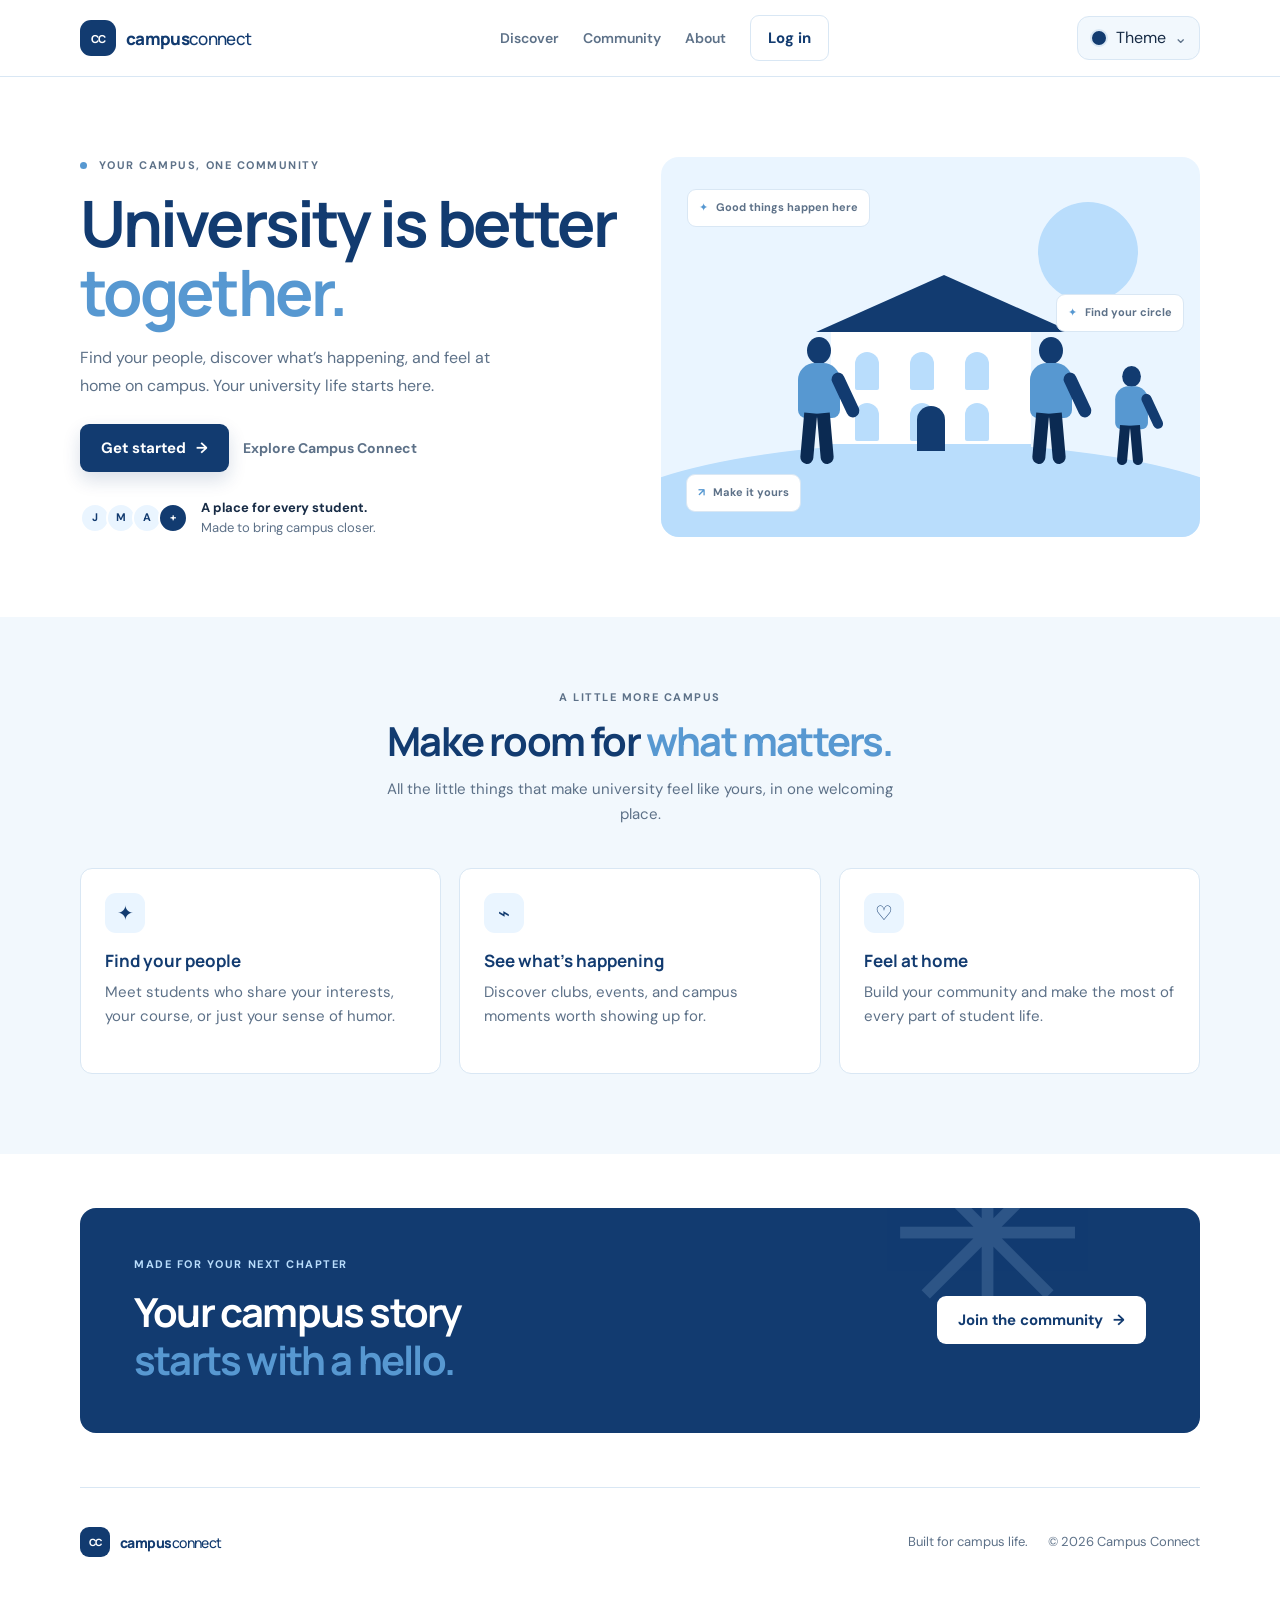
<file: index.html>
<!doctype html>
<html lang="en">
  <head>
    <meta charset="utf-8" />
    <meta name="viewport" content="width=device-width, initial-scale=1" />
    <meta name="theme-color" content="#123c35" />
    <meta name="description" content="Campus Connect is your space to find your people, discover campus life, and make the most of university." />
    <meta name="apple-mobile-web-app-capable" content="yes" />
    <meta name="apple-mobile-web-app-status-bar-style" content="default" />
    <title>Campus Connect — Find your people</title>
    <link rel="icon" href="assets/icons/icon.svg" type="image/svg+xml" />
    <link rel="apple-touch-icon" href="assets/icons/icon.svg" />
    <link rel="manifest" href="manifest.webmanifest" />
    <link rel="preconnect" href="https://fonts.googleapis.com" />
    <link rel="preconnect" href="https://fonts.gstatic.com" crossorigin />
    <link href="https://fonts.googleapis.com/css2?family=DM+Sans:wght@400;500;600;700&family=Manrope:wght@400;500;600;700;800&display=swap" rel="stylesheet" />
    <link rel="stylesheet" href="src/css/styles.css" />
    <script type="module" src="src/js/app.js"></script>
  </head>
  <body>
    <a class="skip-link" href="#main">Skip to content</a>
    <header class="site-header">
      <nav class="nav shell" aria-label="Main navigation">
        <a class="brand" href="#home" aria-label="Campus Connect home"><span class="brand-mark" aria-hidden="true">CC</span><span>campus<span class="brand-light">connect</span></span></a>
        <button class="menu-toggle" type="button" aria-expanded="false" aria-controls="nav-links" aria-label="Open menu"><span></span><span></span><span></span></button>
        <div class="nav-links" id="nav-links">
          <a href="#discover">Discover</a><a href="#community">Community</a><a href="#about">About</a>
          <a class="button button-small button-outline" href="auth.html#login">Log in</a>
        </div>
      </nav>
    </header>
    <main id="main">
      <section class="hero shell" id="home">
        <div class="hero-copy">
          <p class="eyebrow"><span class="eyebrow-dot"></span> YOUR CAMPUS, ONE COMMUNITY</p>
          <h1>University is better <span>together.</span></h1>
          <p class="hero-description">Find your people, discover what’s happening, and feel at home on campus. Your university life starts here.</p>
          <div class="hero-actions" id="get-started"><a class="button button-primary" href="auth.html#signup">Get started <span aria-hidden="true">→</span></a><a class="text-link" href="#about">Explore Campus Connect</a></div>
          <div class="social-proof"><div class="avatar-stack" aria-hidden="true"><span>J</span><span>M</span><span>A</span><span>+</span></div><p><strong>A place for every student.</strong><br />Made to bring campus closer.</p></div>
        </div>
        <div class="hero-art" aria-label="Illustration of students spending time together on campus" role="img">
          <div class="art-sun"></div><div class="art-label"><span class="sparkle">✦</span> Good things happen here</div>
          <div class="art-building"><div class="building-roof"></div><div class="building-body"><span></span><span></span><span></span><span></span><span></span><span></span><span class="door"></span></div></div>
          <div class="art-ground"></div>
          <div class="student student-one"><span class="person-head"></span><span class="person-body"></span><span class="person-leg left"></span><span class="person-leg right"></span><span class="person-arm"></span></div>
          <div class="student student-two"><span class="person-head"></span><span class="person-body"></span><span class="person-leg left"></span><span class="person-leg right"></span><span class="person-arm"></span></div>
          <div class="student student-three"><span class="person-head"></span><span class="person-body"></span><span class="person-leg left"></span><span class="person-leg right"></span><span class="person-arm"></span></div>
          <div class="art-note note-top"><span>✦</span> Find your circle</div><div class="art-note note-bottom"><span>↗</span> Make it yours</div>
        </div>
      </section>
      <section class="features-section" id="discover"><div class="shell features-inner">
        <div class="section-heading"><p class="eyebrow">A LITTLE MORE CAMPUS</p><h2>Make room for <span>what matters.</span></h2><p>All the little things that make university feel like yours, in one welcoming place.</p></div>
        <div class="feature-grid">
          <article class="feature-card"><span class="feature-icon icon-peach" aria-hidden="true">✦</span><h3>Find your people</h3><p>Meet students who share your interests, your course, or just your sense of humor.</p></article>
          <article class="feature-card"><span class="feature-icon icon-lilac" aria-hidden="true">⌁</span><h3>See what’s happening</h3><p>Discover clubs, events, and campus moments worth showing up for.</p></article>
          <article class="feature-card"><span class="feature-icon icon-yellow" aria-hidden="true">♡</span><h3>Feel at home</h3><p>Build your community and make the most of every part of student life.</p></article>
        </div>
      </div></section>
      <section class="community shell" id="community"><div class="community-card"><div><p class="eyebrow">MADE FOR YOUR NEXT CHAPTER</p><h2>Your campus story<br /><span>starts with a hello.</span></h2></div><a class="button button-light" href="auth.html#signup">Join the community <span aria-hidden="true">→</span></a><span class="community-decoration" aria-hidden="true">✳</span></div></section>
    </main>
    <footer class="site-footer shell" id="about"><a class="brand footer-brand" href="#home"><span class="brand-mark" aria-hidden="true">CC</span><span>campus<span class="brand-light">connect</span></span></a><p>Built for campus life. <span>© <span id="current-year">2026</span> Campus Connect</span></p></footer>
  </body>
</html>
</file>
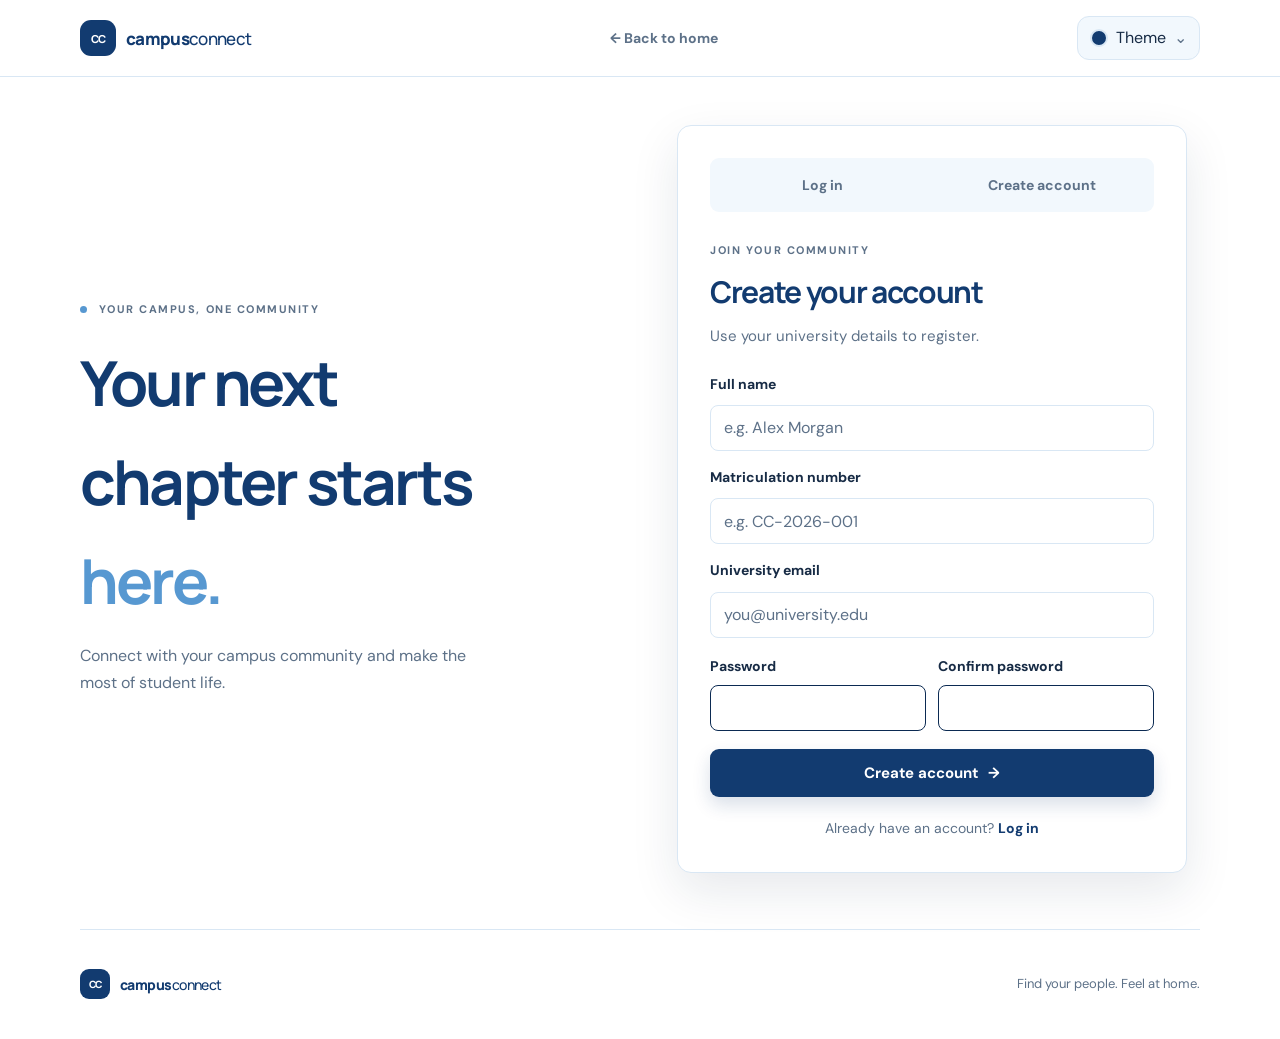
<file: auth.html>
<!doctype html>
<html lang="en">
  <head>
    <meta charset="utf-8" />
    <meta name="viewport" content="width=device-width, initial-scale=1" />
    <meta name="theme-color" content="#123c35" />
    <meta name="description" content="Create your Campus Connect student account or log in." />
    <title>Log in — Campus Connect</title>
    <link rel="icon" href="assets/icons/icon.svg" type="image/svg+xml" />
    <link rel="manifest" href="manifest.webmanifest" />
    <link rel="preconnect" href="https://fonts.googleapis.com" />
    <link rel="preconnect" href="https://fonts.gstatic.com" crossorigin />
    <link href="https://fonts.googleapis.com/css2?family=DM+Sans:wght@400;500;600;700&family=Manrope:wght@400;500;600;700;800&display=swap" rel="stylesheet" />
    <link rel="stylesheet" href="src/css/styles.css" />
    <link rel="stylesheet" href="src/css/auth.css" />
    <script type="module" src="src/js/app.js"></script>
    <script type="module" src="src/js/auth.js"></script>
  </head>
  <body class="auth-page">
    <a class="skip-link" href="#auth-content">Skip to authentication form</a>
    <header class="site-header">
      <nav class="nav shell" aria-label="Main navigation">
        <a class="brand" href="index.html" aria-label="Campus Connect home"><span class="brand-mark" aria-hidden="true">CC</span><span>campus<span class="brand-light">connect</span></span></a>
        <a class="text-link" href="index.html">← Back to home</a>
      </nav>
    </header>
    <main id="auth-content" class="auth-layout shell">
      <section class="auth-intro">
        <p class="eyebrow"><span class="eyebrow-dot"></span> YOUR CAMPUS, ONE COMMUNITY</p>
        <h1>Your next chapter starts <span>here.</span></h1>
        <p>Connect with your campus community and make the most of student life.</p>
      </section>
      <section class="auth-card" aria-label="Student account access">
        <div class="auth-tabs" aria-label="Authentication options">
          <a href="#login" data-auth-mode="login">Log in</a>
          <a href="#signup" data-auth-mode="signup">Create account</a>
        </div>
        <div id="auth-status" class="auth-status" role="status" aria-live="polite" hidden></div>

        <section data-auth-panel="signup">
          <p class="eyebrow">JOIN YOUR COMMUNITY</p>
          <h2>Create your account</h2>
          <p class="form-intro">Use your university details to register.</p>
          <form id="signup-form" novalidate>
            <label for="signup-name">Full name</label>
            <input id="signup-name" name="fullName" type="text" autocomplete="name" minlength="3" maxlength="100" placeholder="e.g. Alex Morgan" required />
            <label for="signup-matric">Matriculation number</label>
            <input id="signup-matric" name="matriculationNumber" type="text" autocomplete="off" minlength="3" maxlength="30" placeholder="e.g. CC-2026-001" required />
            <label for="signup-email">University email</label>
            <input id="signup-email" name="email" type="email" autocomplete="email" maxlength="254" placeholder="you@university.edu" required />
            <div class="field-row">
              <div>
                <label for="signup-password">Password</label>
                <input id="signup-password" name="password" type="password" autocomplete="new-password" minlength="8" required />
              </div>
              <div>
                <label for="signup-confirm-password">Confirm password</label>
                <input id="signup-confirm-password" name="confirmPassword" type="password" autocomplete="new-password" minlength="8" required />
              </div>
            </div>
            <button class="button button-primary auth-submit" type="submit">Create account <span aria-hidden="true">→</span></button>
          </form>
          <p class="auth-switch">Already have an account? <a href="#login" data-auth-mode="login">Log in</a></p>
        </section>

        <section data-auth-panel="login" hidden>
          <p class="eyebrow">WELCOME BACK</p>
          <h2>Log in to Campus Connect</h2>
          <p class="form-intro">Pick up where campus life left off.</p>
          <form id="login-form">
            <label for="login-email">University email</label>
            <input id="login-email" name="email" type="email" autocomplete="email" maxlength="254" placeholder="you@university.edu" required />
            <label for="login-password">Password</label>
            <input id="login-password" name="password" type="password" autocomplete="current-password" required />
            <a class="forgot-link" href="#recovery" data-auth-mode="recovery">Forgot password?</a>
            <button class="button button-primary auth-submit" type="submit">Log in <span aria-hidden="true">→</span></button>
          </form>
          <p class="auth-switch">New to Campus Connect? <a href="#signup" data-auth-mode="signup">Create an account</a></p>
        </section>

        <section data-auth-panel="recovery" hidden>
          <p class="eyebrow">ACCOUNT RECOVERY</p>
          <h2>Reset your password</h2>
          <p class="form-intro">Enter your university email and we’ll request a recovery link.</p>
          <form id="recovery-form">
            <label for="recovery-email">University email</label>
            <input id="recovery-email" name="email" type="email" autocomplete="email" maxlength="254" placeholder="you@university.edu" required />
            <button class="button button-primary auth-submit" type="submit">Send recovery email <span aria-hidden="true">→</span></button>
          </form>
          <p class="auth-switch"><a href="#login" data-auth-mode="login">← Back to log in</a></p>
        </section>
      </section>
    </main>
    <footer class="site-footer shell">
      <a class="brand footer-brand" href="index.html"><span class="brand-mark" aria-hidden="true">CC</span><span>campus<span class="brand-light">connect</span></span></a>
      <p>Find your people. Feel at home.</p>
    </footer>
  </body>
</html>
</file>
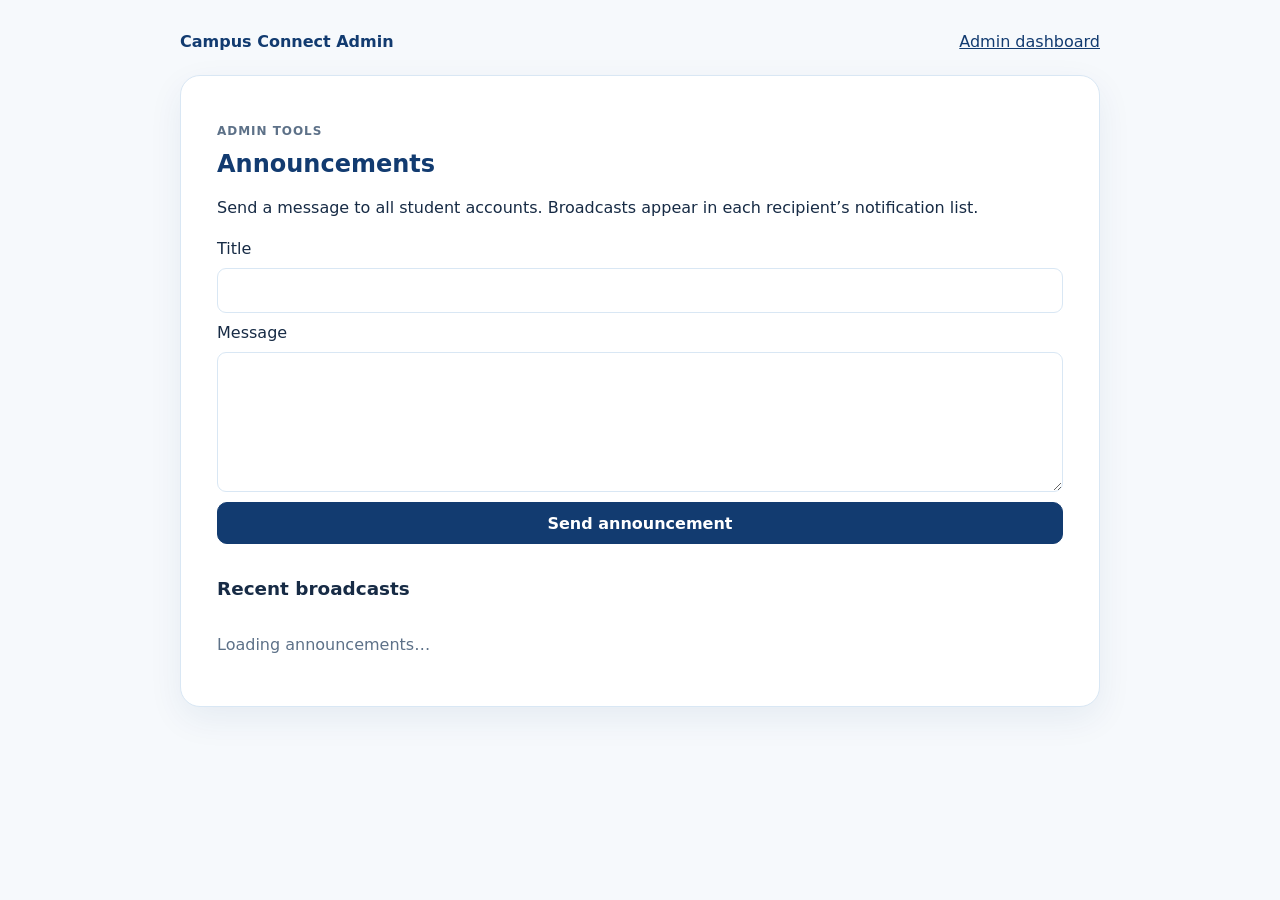
<file: admin/announcements.html>
<!doctype html>
<html lang="en">
<head>
  <meta charset="utf-8" />
  <meta name="viewport" content="width=device-width, initial-scale=1, viewport-fit=cover" />
  <meta name="description" content="Send a Campus Connect announcement." />
  <title>Announcements — Campus Connect Admin</title>
  <link rel="stylesheet" href="../src/css/notifications.css" />
  <script type="module" src="announcements.js"></script>
</head>
<body>
  <main class="page-shell">
    <header class="page-header">
      <a class="brand" href="dashboard.html">Campus Connect Admin</a>
      <a class="text-link" href="dashboard.html">Admin dashboard</a>
    </header>
    <section class="panel" aria-labelledby="page-title">
      <p class="eyebrow">ADMIN TOOLS</p><h1 id="page-title">Announcements</h1>
      <p>Send a message to all student accounts. Broadcasts appear in each recipient’s notification list.</p>
      <p id="notice" class="notice" role="status" aria-live="polite" hidden></p>
      <form id="announcement-form" class="announcement-form">
        <label for="announcement-title">Title</label>
        <input id="announcement-title" name="title" maxlength="120" required />
        <label for="announcement-message">Message</label>
        <textarea id="announcement-message" name="message" rows="6" maxlength="3000" required></textarea>
        <button class="button primary" type="submit">Send announcement</button>
      </form>
      <h2>Recent broadcasts</h2>
      <div id="announcement-list" class="notification-list"><p class="loading">Loading announcements…</p></div>
    </section>
  </main>
</body>
</html>
</file>
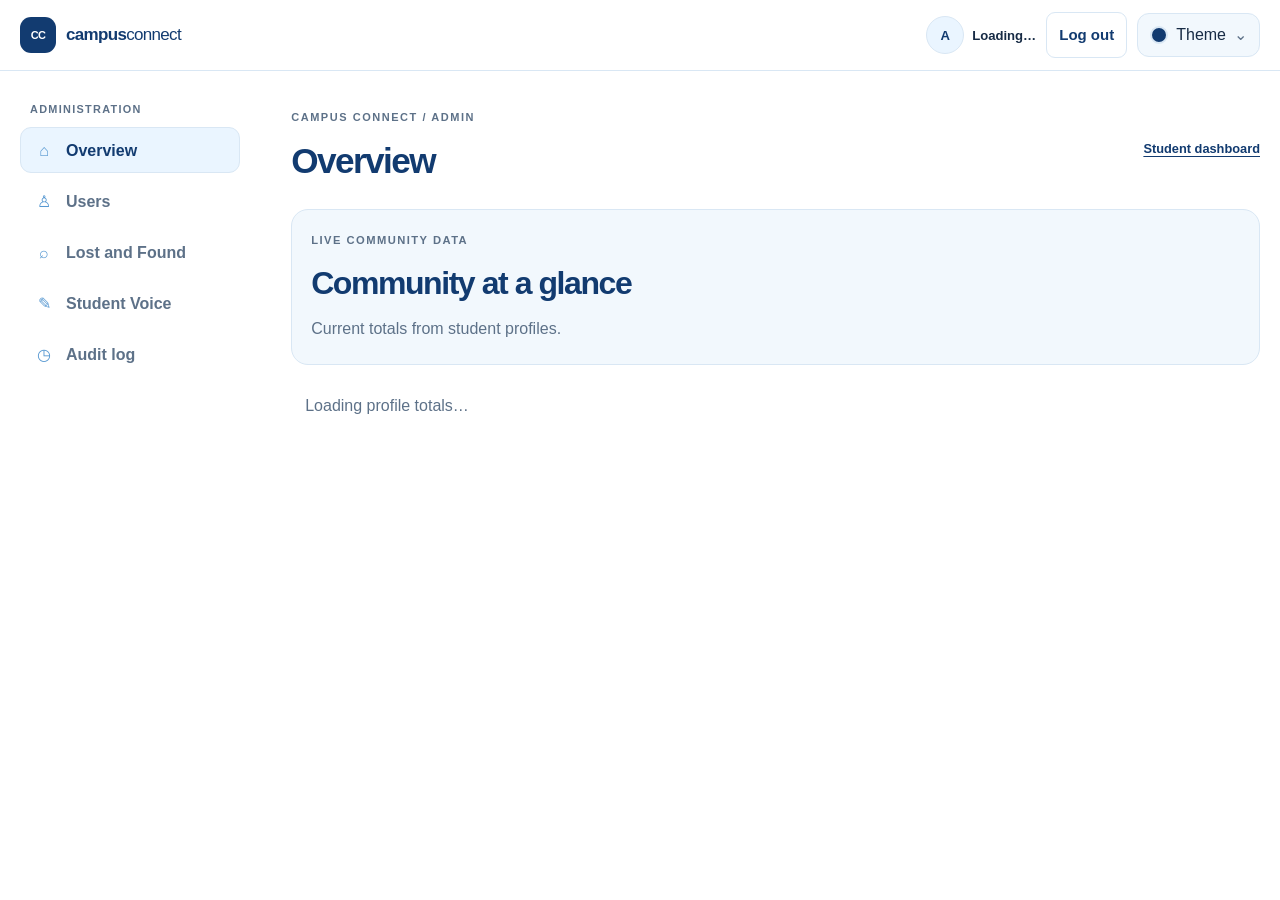
<file: admin/dashboard.html>
<!doctype html>
<html lang="en">
  <head>
    <meta charset="utf-8" />
    <meta name="viewport" content="width=device-width, initial-scale=1, viewport-fit=cover" />
    <meta name="theme-color" content="#123b70" />
    <meta name="description" content="Manage Campus Connect users and review administration activity." />
    <title>Admin panel — Campus Connect</title>
    <link rel="manifest" href="../manifest.webmanifest" />
    <link rel="stylesheet" href="../src/css/styles.css" />
    <link rel="stylesheet" href="dashboard.css" />
    <link rel="stylesheet" href="voice-admin.css" />
    <script type="module" src="../src/js/theme.js"></script>
    <script type="module" src="dashboard-notice.js"></script>
    <script type="module" src="dashboard.js"></script>
    <script type="module" src="voice-admin.js"></script>
  </head>
  <body class="admin-page">
    <a class="skip-link" href="#admin-main">Skip to admin panel</a>
    <header class="site-header">
      <nav class="nav shell admin-topbar" aria-label="Admin header">
        <a class="brand" href="../index.html" aria-label="Campus Connect home"><span class="brand-mark" aria-hidden="true">CC</span><span>campus<span class="brand-light">connect</span></span></a>
        <div class="admin-identity"><span class="admin-avatar" id="admin-avatar" aria-label="Administrator initials">A</span><span id="admin-name">Loading…</span></div>
        <button class="button button-outline logout-button" type="button" id="logout-button">Log out</button>
      </nav>
    </header>
    <div class="admin-layout shell">
      <aside class="admin-sidebar" aria-label="Admin navigation">
        <p class="sidebar-label">ADMINISTRATION</p>
        <nav class="admin-nav" aria-label="Dashboard sections">
          <button class="nav-item is-active" data-view="overview" type="button"><span aria-hidden="true">⌂</span>Overview</button>
          <button class="nav-item" data-view="users" type="button"><span aria-hidden="true">♙</span>Users</button>
          <button class="nav-item" data-view="lost-found" type="button"><span aria-hidden="true">⌕</span>Lost and Found</button>
          <button class="nav-item" data-view="student-voice" type="button"><span aria-hidden="true">✎</span>Student Voice</button>
          <button class="nav-item" data-view="audit" type="button"><span aria-hidden="true">◷</span>Audit log</button>
        </nav>
      </aside>
      <main id="admin-main" class="admin-main">
        <header class="page-heading"><div><p class="eyebrow">CAMPUS CONNECT / ADMIN</p><h1 id="page-title">Overview</h1></div><a class="back-link" href="../student/dashboard.html">Student dashboard</a></header>
        <div id="admin-notice" class="admin-notice" role="status" aria-live="polite" hidden></div>
        <section class="admin-view is-visible" id="view-overview" aria-labelledby="page-title"><div class="welcome-panel"><p class="eyebrow">LIVE COMMUNITY DATA</p><h2>Community at a glance</h2><p>Current totals from student profiles.</p></div><div class="stats-grid" id="stats-grid" aria-live="polite"><p class="loading">Loading profile totals…</p></div></section>
        <section class="admin-view" id="view-users" aria-labelledby="users-heading" hidden>
          <div class="section-heading"><div><p class="eyebrow">DIRECTORY</p><h2 id="users-heading">Users</h2></div><span class="result-count" id="user-count">—</span></div>
          <div class="user-filters"><label for="user-search">Search users</label><input id="user-search" type="search" placeholder="Name, email or matric number" autocomplete="off" /><label for="status-filter">Status</label><select id="status-filter"><option value="all">All statuses</option><option value="active">Active</option><option value="muted">Muted</option><option value="suspended">Suspended</option></select></div>
          <div class="users-list" id="users-list" aria-live="polite"><p class="loading">Loading users…</p></div>
          <section class="user-detail panel" id="user-detail" aria-labelledby="detail-heading" hidden>
            <div class="detail-heading"><div><p class="eyebrow">ACCOUNT DETAILS</p><h2 id="detail-heading">User details</h2></div><button class="button button-outline" id="close-detail" type="button">Close</button></div>
            <p class="detail-email" id="detail-email"></p>
            <form id="profile-form" class="profile-form"><label for="profile-full-name">Full name</label><input id="profile-full-name" name="full_name" maxlength="100" required /><label for="profile-matric">Matric number</label><input id="profile-matric" name="matric_number" maxlength="50" /><button class="button button-primary" type="submit">Save profile details</button></form>
            <div class="role-control"><label for="profile-role">Role</label><select id="profile-role"><option value="student">Student</option><option value="admin">Admin</option></select><button class="button button-outline" id="save-role" type="button">Update role</button></div>
            <div class="account-actions" id="account-actions" aria-label="Account status actions"></div><button class="button button-danger delete-user-button" id="delete-user" type="button" disabled>Delete user</button>
            <p class="detail-hint">Every change is recorded in the audit log. You cannot change your own role or status. Deletion is permanent and unavailable for admin accounts.</p>
          </section>
        </section>
        <section class="admin-view" id="view-lost-found" aria-labelledby="lost-found-heading" hidden>
          <div class="section-heading"><div><p class="eyebrow">COMMUNITY MODERATION</p><h2 id="lost-found-heading">Lost and Found</h2></div><button class="button button-outline" id="refresh-lost-found" type="button">Refresh</button></div>
          <section class="lost-found-section" aria-labelledby="pending-items-heading"><div class="section-heading lost-found-subheading"><div><h3 id="pending-items-heading">Pending items</h3></div><span class="result-count">Review reports before publishing</span></div><div class="lost-found-list" id="pending-items-list" aria-live="polite"><p class="loading">Loading pending items…</p></div></section>
          <section class="lost-found-section" aria-labelledby="pending-claims-heading"><div class="section-heading lost-found-subheading"><div><h3 id="pending-claims-heading">Claims</h3></div><span class="result-count">Pending claim requests</span></div><div class="lost-found-list" id="pending-claims-list" aria-live="polite"><p class="loading">Loading claims…</p></div></section>
        </section>
        <section class="admin-view" id="view-student-voice" aria-labelledby="voice-heading" hidden>
          <div class="section-heading"><div><p class="eyebrow">COMMUNITY MODERATION</p><h2 id="voice-heading">Student Voice</h2></div><button class="button button-outline" id="refresh-voice" type="button">Refresh</button></div>
          <div class="voice-admin-filters" aria-label="Filter Student Voice posts">
            <label>Status<select id="voice-status-filter"><option value="all">All statuses</option><option value="received">Received</option><option value="reviewing">Under review</option><option value="resolved">Resolved</option></select></label>
            <label>Category<select id="voice-category-filter"><option value="all">All categories</option><option value="complaint">Complaint</option><option value="problem">Problem</option><option value="suggestion">Suggestion</option></select></label>
            <span id="voice-result-count" class="result-count" aria-live="polite"></span>
          </div>
          <div id="voice-admin-list" class="voice-admin-list" aria-live="polite"><p class="loading">Student Voice posts load when you open this tab.</p></div>
        </section>
        <section class="admin-view" id="view-audit" aria-labelledby="audit-heading" hidden><div class="section-heading"><div><p class="eyebrow">ACCOUNTABILITY</p><h2 id="audit-heading">Audit log</h2></div><button class="button button-outline" id="refresh-audit" type="button">Refresh</button></div><div class="audit-list panel" id="audit-list" aria-live="polite"><p class="loading">Loading admin actions…</p></div></section>
      </main>
    </div>
    <nav class="mobile-nav" aria-label="Admin dashboard sections"><button class="is-active" data-view="overview" type="button"><span aria-hidden="true">⌂</span>Overview</button><button data-view="users" type="button"><span aria-hidden="true">♙</span>Users</button><button data-view="lost-found" type="button"><span aria-hidden="true">⌕</span>Lost and Found</button><button data-view="student-voice" type="button"><span aria-hidden="true">✎</span>Student Voice</button><button data-view="audit" type="button"><span aria-hidden="true">◷</span>Audit log</button></nav>
  </body>
</html>
</file>
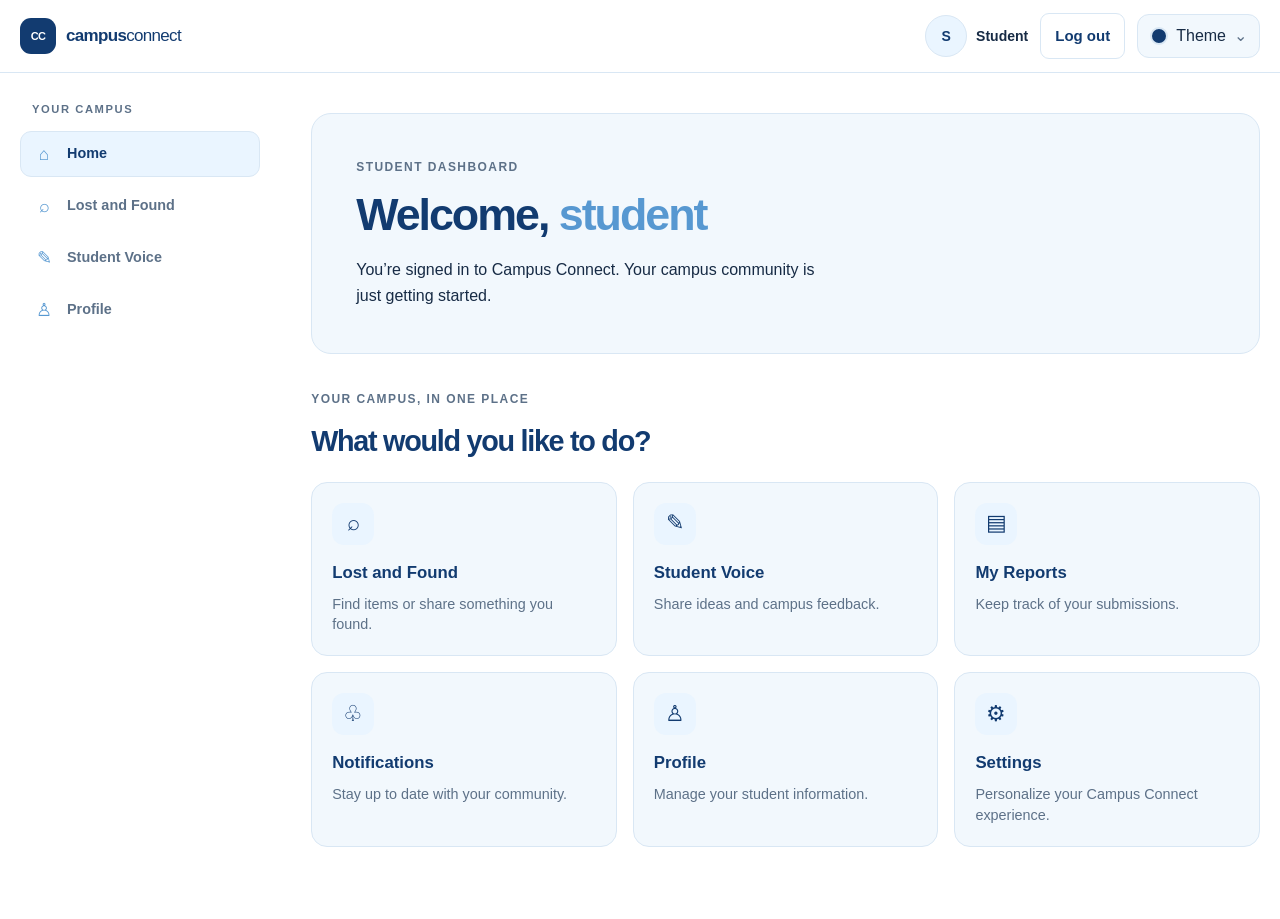
<file: student/dashboard.html>
<!doctype html>
<html lang="en">
  <head>
    <meta charset="utf-8" />
    <meta name="viewport" content="width=device-width, initial-scale=1" />
    <meta name="theme-color" content="#123b70" />
    <meta name="description" content="Your Campus Connect student dashboard." />
    <title>Student dashboard — Campus Connect</title>
    <link rel="manifest" href="../manifest.webmanifest" />
    <link rel="stylesheet" href="../src/css/styles.css" />
    <link rel="stylesheet" href="dashboard.css" />
    <script type="module" src="../src/js/theme.js"></script>
    <script type="module" src="dashboard.js"></script>
  </head>
  <body class="student-page">
    <a class="skip-link" href="#student-main">Skip to dashboard</a>
    <header class="site-header">
      <nav class="nav student-nav" aria-label="Main navigation">
        <a class="brand" href="../index.html" aria-label="Campus Connect home">
          <span class="brand-mark" aria-hidden="true">CC</span>
          <span>campus<span class="brand-light">connect</span></span>
        </a>
        <div class="student-account">
          <span class="student-avatar" id="student-avatar" aria-label="Student initials">S</span>
          <span class="student-account-name" id="header-student-name">Student</span>
        </div>
        <a class="admin-panel-link" id="admin-panel-link" href="../admin/dashboard.html" hidden>Admin panel</a>
        <div class="student-header-actions">
          <button class="button button-outline logout-button" id="logout-button" type="button">Log out</button>
        </div>
      </nav>
    </header>

    <div class="student-layout">
      <aside class="student-sidebar" aria-label="Dashboard menu">
        <p class="sidebar-label">YOUR CAMPUS</p>
        <nav class="sidebar-nav" aria-label="Dashboard sections">
          <a class="sidebar-link is-active" href="#student-main" data-dashboard-link="home"><span aria-hidden="true">⌂</span>Home</a>
          <a class="sidebar-link" href="#feature-lost-found" data-dashboard-link="lost-found"><span aria-hidden="true">⌕</span>Lost and Found</a>
          <a class="sidebar-link" href="voice.html" data-dashboard-link="student-voice"><span aria-hidden="true">✎</span>Student Voice</a>
          <a class="sidebar-link" href="#feature-profile" data-dashboard-link="profile"><span aria-hidden="true">♙</span>Profile</a>
        </nav>
      </aside>

      <main id="student-main" class="student-main">
        <section class="welcome-card" aria-labelledby="welcome-heading">
          <p class="eyebrow">STUDENT DASHBOARD</p>
          <h1 id="welcome-heading">Welcome, <span id="student-name">student</span></h1>
          <p class="welcome-copy">You’re signed in to Campus Connect. Your campus community is just getting started.</p>
        </section>

        <section class="dashboard-section" id="dashboard-features" aria-labelledby="features-heading">
          <div class="dashboard-section-heading">
            <p class="eyebrow">YOUR CAMPUS, IN ONE PLACE</p>
            <h2 id="features-heading">What would you like to do?</h2>
          </div>
          <div class="feature-grid">
            <button class="feature-card" id="feature-lost-found" type="button" data-feature="Lost and Found">
              <span class="feature-icon" aria-hidden="true">⌕</span>
              <span class="feature-title">Lost and Found</span>
              <span class="feature-description">Find items or share something you found.</span>
            </button>
            <button class="feature-card" id="feature-student-voice" type="button" data-feature="Student Voice">
              <span class="feature-icon" aria-hidden="true">✎</span>
              <span class="feature-title">Student Voice</span>
              <span class="feature-description">Share ideas and campus feedback.</span>
            </button>
            <button class="feature-card" id="feature-my-reports" type="button" data-feature="My Reports">
              <span class="feature-icon" aria-hidden="true">▤</span>
              <span class="feature-title">My Reports</span>
              <span class="feature-description">Keep track of your submissions.</span>
            </button>
            <button class="feature-card" id="feature-notifications" type="button" data-feature="Notifications">
              <span class="feature-icon" aria-hidden="true">♧</span>
              <span class="feature-title">Notifications</span>
              <span class="feature-description">Stay up to date with your community.</span>
            </button>
            <button class="feature-card" id="feature-profile" type="button" data-feature="Profile">
              <span class="feature-icon" aria-hidden="true">♙</span>
              <span class="feature-title">Profile</span>
              <span class="feature-description">Manage your student information.</span>
            </button>
            <button class="feature-card" id="feature-settings" type="button" data-feature="Settings">
              <span class="feature-icon" aria-hidden="true">⚙</span>
              <span class="feature-title">Settings</span>
              <span class="feature-description">Personalize your Campus Connect experience.</span>
            </button>
          </div>
          <p id="dashboard-status" class="dashboard-status" role="status" aria-live="polite" hidden></p>
        </section>
      </main>
    </div>

    <nav class="mobile-bottom-nav" aria-label="Student dashboard navigation">
      <a class="mobile-nav-item is-active" href="#student-main" data-dashboard-link="home"><span aria-hidden="true">⌂</span>Home</a>
      <a class="mobile-nav-item" href="#feature-lost-found" data-dashboard-link="lost-found"><span aria-hidden="true">⌕</span>Lost and Found</a>
      <a class="mobile-nav-item" href="voice.html" data-dashboard-link="student-voice"><span aria-hidden="true">✎</span>Student Voice</a>
      <a class="mobile-nav-item" href="#feature-profile" data-dashboard-link="profile"><span aria-hidden="true">♙</span>Profile</a>
    </nav>
  </body>
</html>
</file>
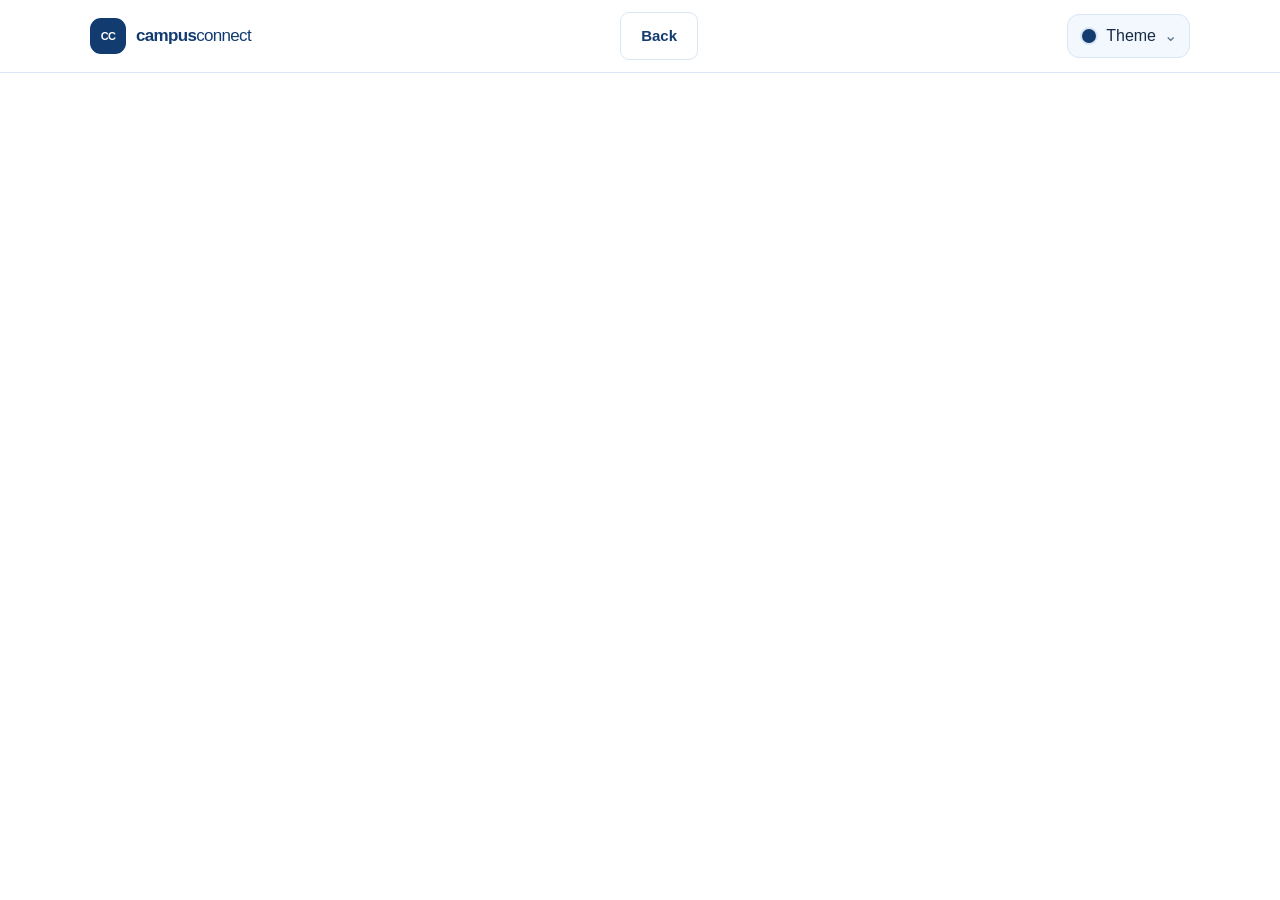
<file: student/lost-found-item.html>
<!doctype html>
<html lang="en">
  <head>
    <meta charset="utf-8" />
    <meta name="viewport" content="width=device-width, initial-scale=1" />
    <meta name="theme-color" content="#123b70" />
    <title>Item details — Campus Connect</title>
    <link rel="manifest" href="../manifest.webmanifest" />
    <link rel="stylesheet" href="../src/css/styles.css" />
    <link rel="stylesheet" href="lost-found.css" />
    <link rel="stylesheet" href="lost-found-new.css" />
    <link rel="stylesheet" href="lost-found-item.css" />
    <script type="module" src="../src/js/theme.js"></script>
    <script type="module" src="lost-found-item.js"></script>
  </head>
  <body class="lf-page">
    <header class="site-header"><nav class="nav lf-nav" aria-label="Main navigation">
      <a class="brand" href="dashboard.html" aria-label="Campus Connect dashboard"><span class="brand-mark" aria-hidden="true">CC</span><span>campus<span class="brand-light">connect</span></span></a>
      <a class="button button-outline" href="lost-found.html">Back</a>
    </nav></header>
    <main class="lf-shell lf-narrow">
      <p class="lf-message" id="lf-message" role="status" aria-live="polite" hidden></p>
      <article id="lfi-content" class="lfi-card"></article>
    </main>
  </body>
</html>
</file>
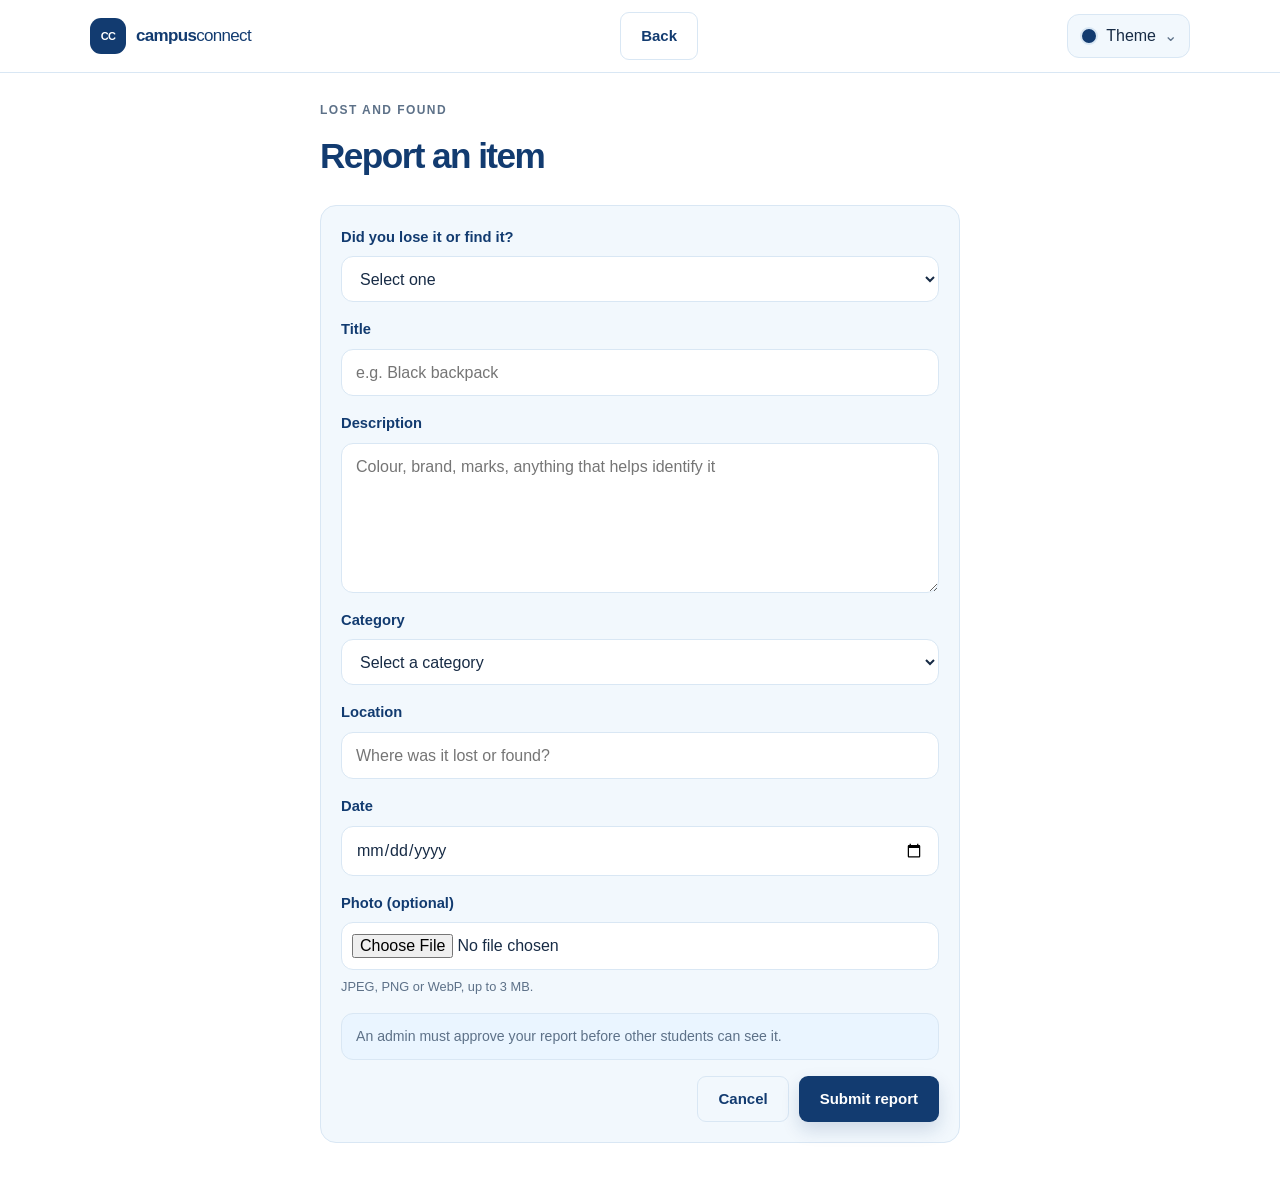
<file: student/lost-found-new.html>
<!doctype html>
<html lang="en">
  <head>
    <meta charset="utf-8" />
    <meta name="viewport" content="width=device-width, initial-scale=1" />
    <meta name="theme-color" content="#123b70" />
    <title>Report an item — Campus Connect</title>
    <link rel="manifest" href="../manifest.webmanifest" />
    <link rel="stylesheet" href="../src/css/styles.css" />
    <link rel="stylesheet" href="lost-found.css" />
    <link rel="stylesheet" href="lost-found-new.css" />
    <script type="module" src="../src/js/theme.js"></script>
    <script type="module" src="lost-found-new.js"></script>
  </head>
  <body class="lf-page">
    <header class="site-header"><nav class="nav lf-nav" aria-label="Main navigation">
      <a class="brand" href="dashboard.html" aria-label="Campus Connect dashboard"><span class="brand-mark" aria-hidden="true">CC</span><span>campus<span class="brand-light">connect</span></span></a>
      <a class="button button-outline" href="lost-found.html">Back</a>
    </nav></header>
    <main class="lf-shell lf-narrow">
      <div class="lf-heading"><div><p class="eyebrow">LOST AND FOUND</p><h1>Report an item</h1></div></div>
      <p class="lf-message" id="lf-message" role="status" aria-live="polite" hidden></p>
      <form class="lf-form" id="lf-form" novalidate>
        <label>Did you lose it or find it?
          <select name="type" required>
            <option value="" disabled selected>Select one</option>
            <option value="lost">I lost something</option>
            <option value="found">I found something</option>
          </select>
        </label>
        <label>Title
          <input name="title" type="text" minlength="3" maxlength="100" required placeholder="e.g. Black backpack" />
        </label>
        <label>Description
          <textarea name="description" rows="5" maxlength="1000" required placeholder="Colour, brand, marks, anything that helps identify it"></textarea>
        </label>
        <label>Category
          <select name="category" required>
            <option value="" disabled selected>Select a category</option>
            <option value="electronics">Electronics</option>
            <option value="documents">Documents and ID</option>
            <option value="bags">Bags</option>
            <option value="clothing">Clothing</option>
            <option value="keys">Keys</option>
            <option value="books">Books</option>
            <option value="other">Other</option>
          </select>
        </label>
        <label>Location
          <input name="location" type="text" maxlength="120" required placeholder="Where was it lost or found?" />
        </label>
        <label>Date
          <input name="date_occurred" id="lf-date" type="date" required />
        </label>
        <label>Photo (optional)
          <input name="photo" id="lf-photo" type="file" accept="image/jpeg,image/png,image/webp" />
          <small>JPEG, PNG or WebP, up to 3 MB.</small>
        </label>
        <p class="lf-note">An admin must approve your report before other students can see it.</p>
        <div class="lf-form-actions">
          <a class="button button-outline" href="lost-found.html">Cancel</a>
          <button class="button button-primary" type="submit" id="lf-submit">Submit report</button>
        </div>
      </form>
    </main>
  </body>
</html>
</file>
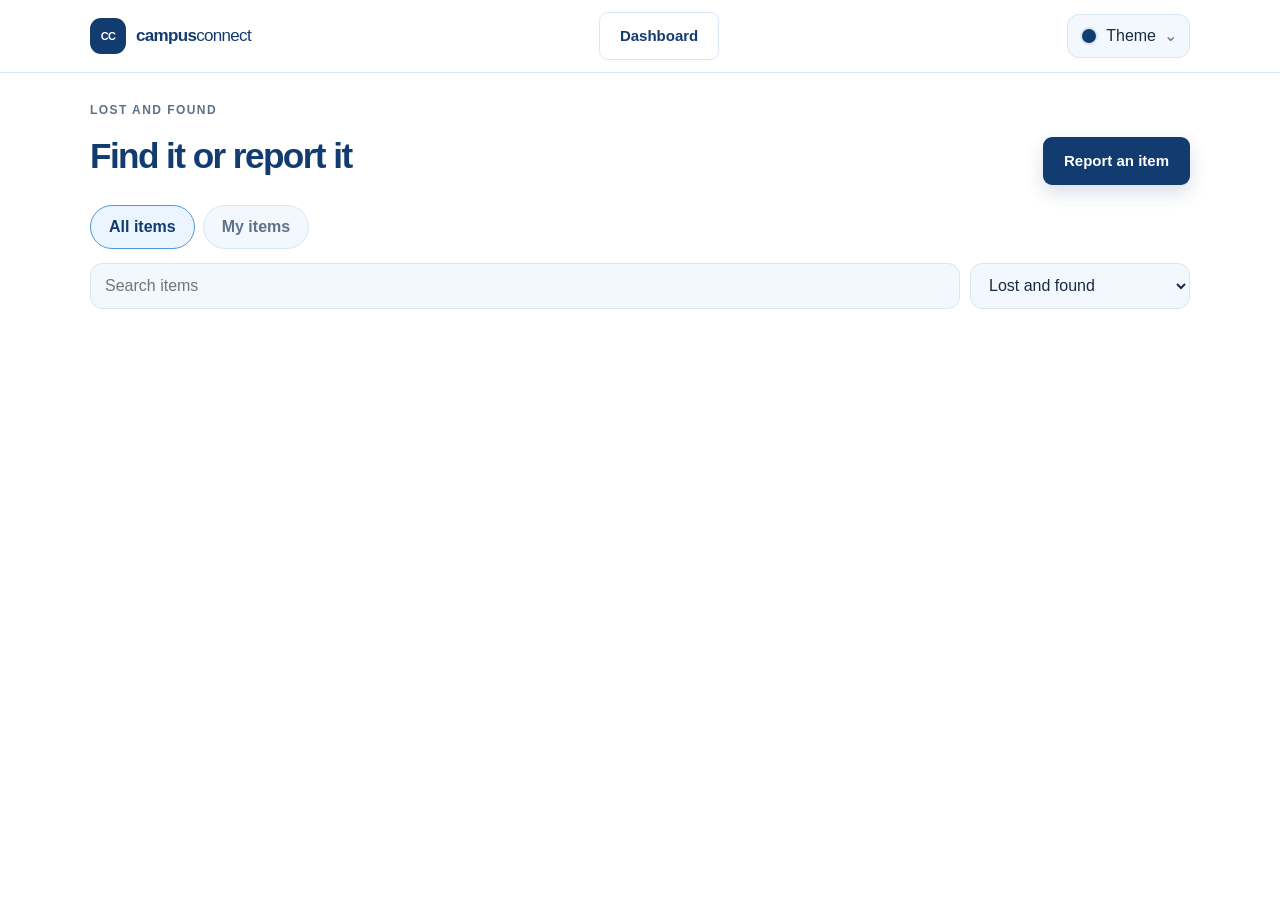
<file: student/lost-found.html>
<!doctype html>
<html lang="en">
  <head>
    <meta charset="utf-8" />
    <meta name="viewport" content="width=device-width, initial-scale=1" />
    <meta name="theme-color" content="#123b70" />
    <title>Lost and Found — Campus Connect</title>
    <link rel="manifest" href="../manifest.webmanifest" />
    <link rel="stylesheet" href="../src/css/styles.css" />
    <link rel="stylesheet" href="lost-found.css" />
    <script type="module" src="../src/js/theme.js"></script>
    <script type="module" src="lost-found.js"></script>
  </head>
  <body class="lf-page">
    <header class="site-header"><nav class="nav lf-nav" aria-label="Main navigation">
      <a class="brand" href="dashboard.html" aria-label="Campus Connect dashboard"><span class="brand-mark" aria-hidden="true">CC</span><span>campus<span class="brand-light">connect</span></span></a>
      <a class="button button-outline" href="dashboard.html">Dashboard</a>
    </nav></header>
    <main class="lf-shell">
      <div class="lf-heading">
        <div><p class="eyebrow">LOST AND FOUND</p><h1>Find it or report it</h1></div>
        <a class="button button-primary" href="lost-found-new.html">Report an item</a>
      </div>
      <p class="lf-message" id="lf-message" role="status" aria-live="polite" hidden></p>
      <div class="lf-tabs" role="tablist">
        <button class="lf-tab is-active" type="button" data-tab="all">All items</button>
        <button class="lf-tab" type="button" data-tab="mine">My items</button>
      </div>
      <div class="lf-controls">
        <input id="lf-search" type="search" placeholder="Search items" aria-label="Search items" />
        <select id="lf-type" aria-label="Filter by type">
          <option value="">Lost and found</option>
          <option value="lost">Lost</option>
          <option value="found">Found</option>
        </select>
      </div>
      <div class="lf-list" id="lf-list"></div>
    </main>
  </body>
</html>
</file>
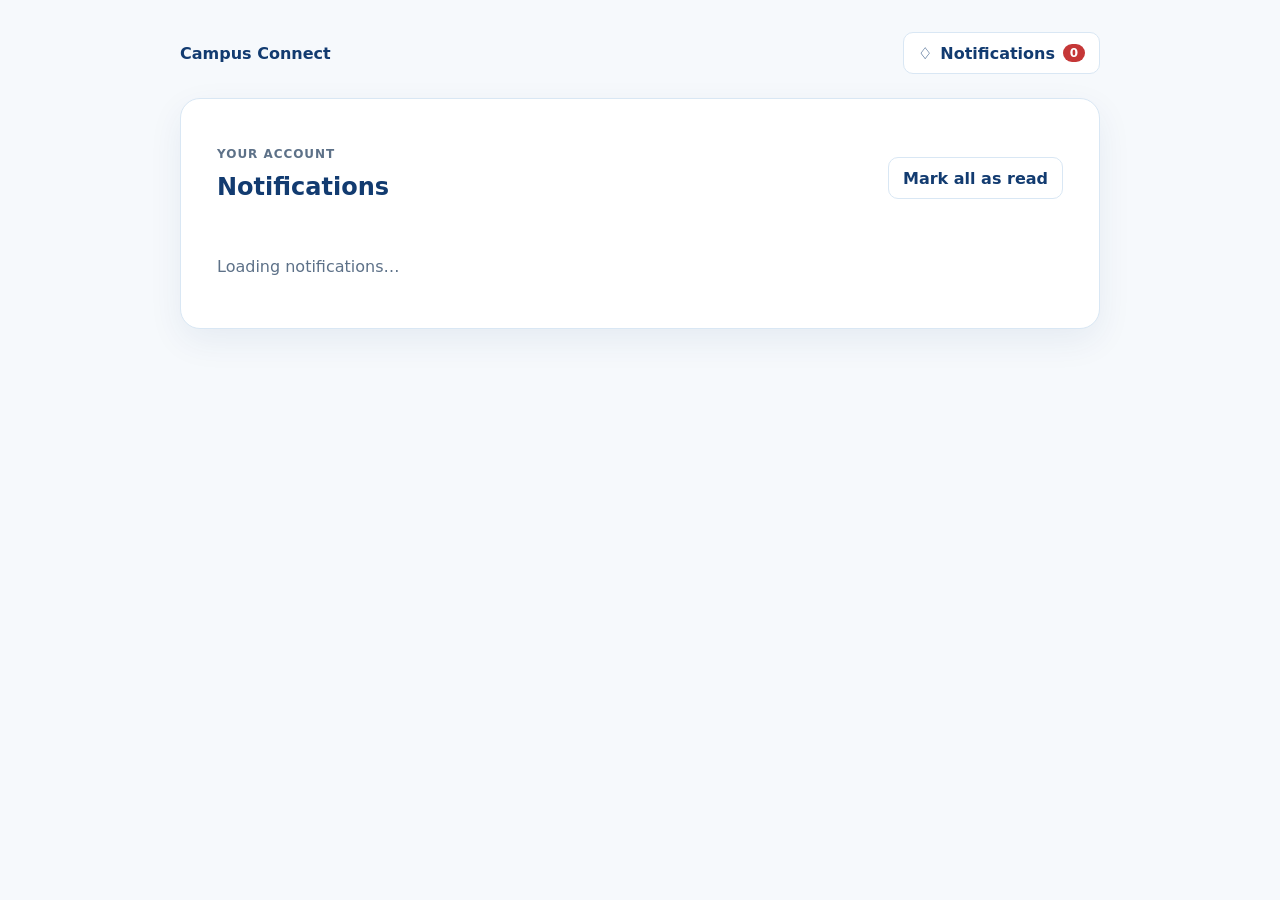
<file: student/notifications.html>
<!doctype html>
<html lang="en">
<head>
  <meta charset="utf-8" />
  <meta name="viewport" content="width=device-width, initial-scale=1, viewport-fit=cover" />
  <meta name="description" content="Campus Connect notifications." />
  <title>Notifications — Campus Connect</title>
  <link rel="stylesheet" href="../src/css/notifications.css" />
  <script type="module" src="notifications.js"></script>
</head>
<body>
  <main class="page-shell">
    <header class="page-header">
      <a class="brand" href="../index.html">Campus Connect</a>
      <a class="bell-link" href="notifications.html" aria-label="Notifications, unread count">
        <span aria-hidden="true">♢</span><span>Notifications</span><span id="unread-count" class="count-badge" aria-live="polite">0</span>
      </a>
    </header>
    <section class="panel" aria-labelledby="page-title">
      <div class="section-heading">
        <div><p class="eyebrow">YOUR ACCOUNT</p><h1 id="page-title">Notifications</h1></div>
        <button id="mark-all-read" class="button secondary" type="button">Mark all as read</button>
      </div>
      <p id="notice" class="notice" role="status" aria-live="polite" hidden></p>
      <div id="notification-list" class="notification-list" aria-live="polite"><p class="loading">Loading notifications…</p></div>
    </section>
  </main>
</body>
</html>
</file>
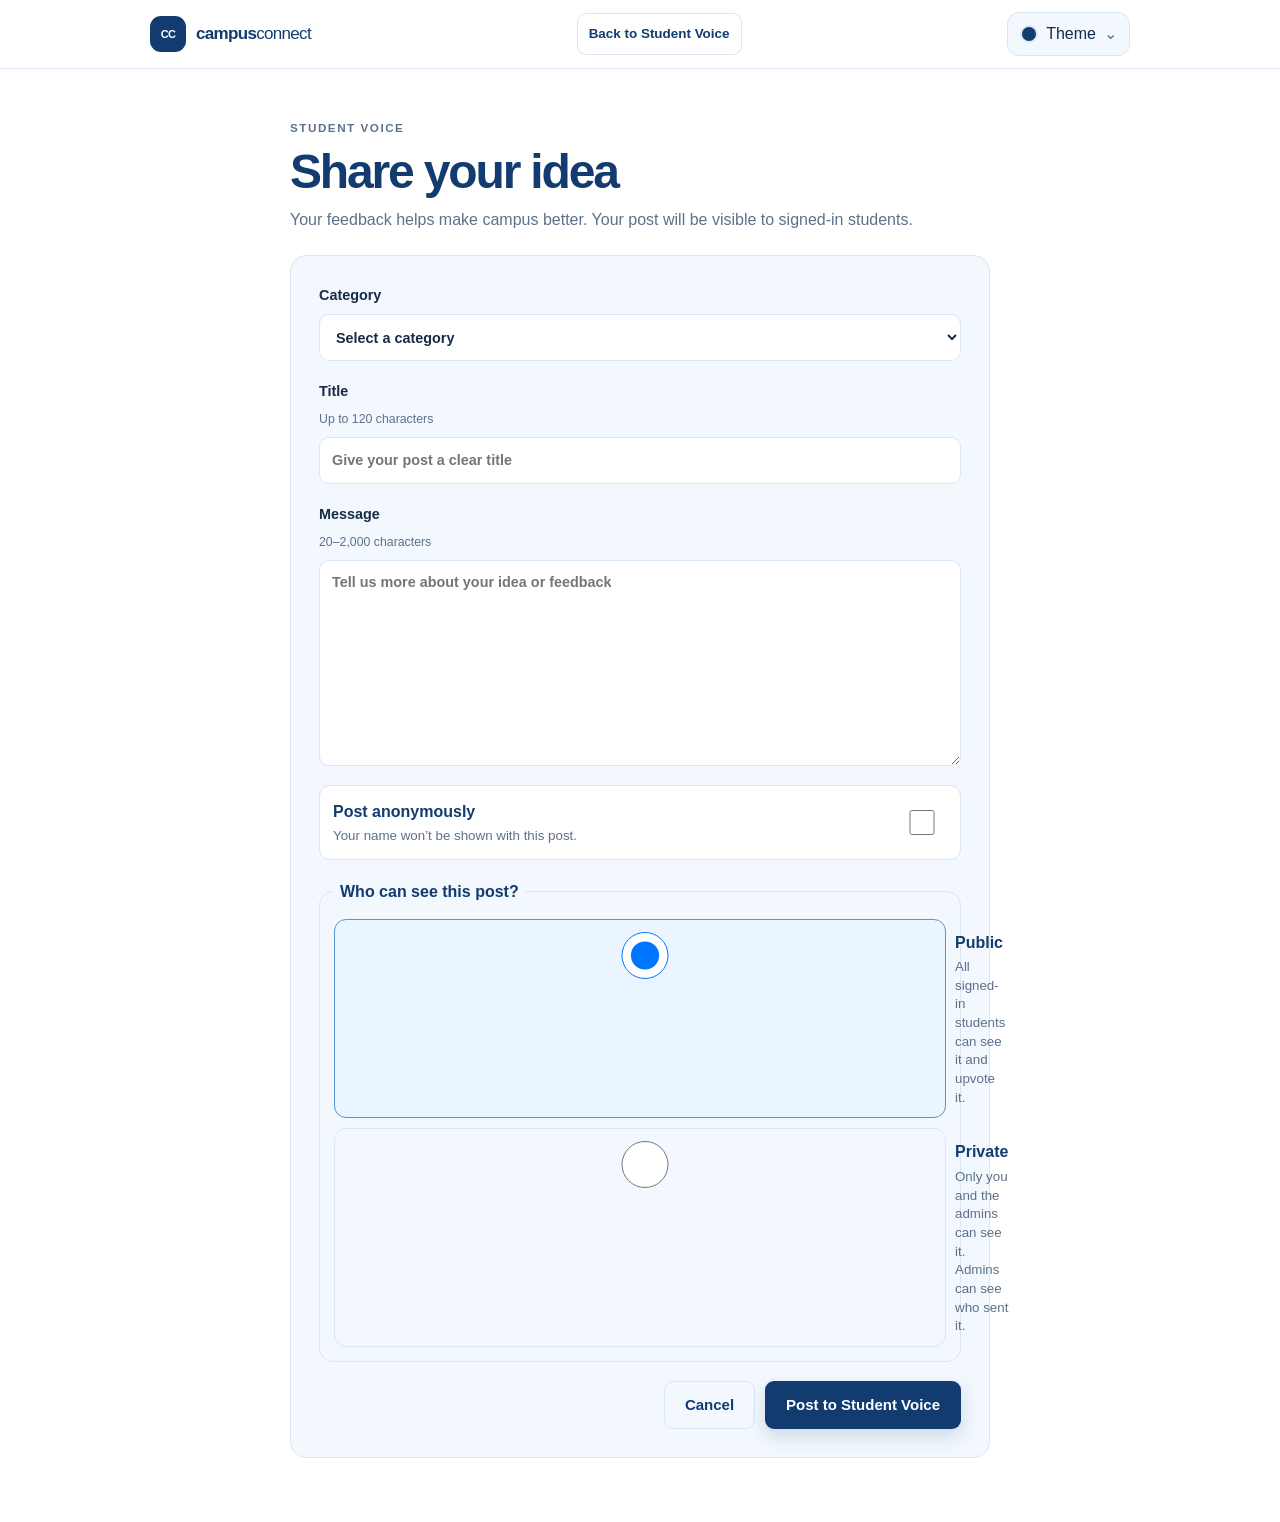
<file: student/voice-new.html>
<!doctype html>
<html lang="en">
  <head>
    <meta charset="utf-8" />
    <meta name="viewport" content="width=device-width, initial-scale=1" />
    <meta name="theme-color" content="#123b70" />
    <meta name="description" content="Share your idea with the campus community." />
    <title>Share your voice — Campus Connect</title>
    <link rel="manifest" href="../manifest.webmanifest" />
    <link rel="stylesheet" href="../src/css/styles.css" />
    <link rel="stylesheet" href="voice-new.css" />
    <script type="module" src="../src/js/theme.js"></script>
    <script type="module" src="voice-new.js"></script>
  </head>
  <body class="voice-page">
    <a class="skip-link" href="#voice-main">Skip to form</a>
    <header class="site-header"><nav class="nav voice-nav" aria-label="Main navigation">
      <a class="brand" href="dashboard.html" aria-label="Campus Connect dashboard"><span class="brand-mark" aria-hidden="true">CC</span><span>campus<span class="brand-light">connect</span></span></a>
      <a class="button button-outline" href="voice.html">Back to Student Voice</a>
    </nav></header>
    <main id="voice-main" class="voice-shell">
      <div class="voice-form-heading"><p class="eyebrow">STUDENT VOICE</p><h1>Share your idea</h1><p>Your feedback helps make campus better. Your post will be visible to signed-in students.</p></div>
      <p class="voice-message" id="voice-message" role="status" aria-live="polite" hidden></p>
      <form class="voice-form" id="voice-form" novalidate>
        <label>Category<select name="category" required><option value="" disabled selected>Select a category</option><option value="suggestion">Suggestion</option><option value="problem">Problem</option><option value="complaint">Complaint</option></select></label>
        <label>Title <span class="voice-limit">Up to 120 characters</span><input name="title" type="text" maxlength="120" minlength="5" required placeholder="Give your post a clear title" /></label>
        <label>Message <span class="voice-limit">20–2,000 characters</span><textarea name="message" rows="8" maxlength="2000" minlength="20" required placeholder="Tell us more about your idea or feedback"></textarea></label>
        <label class="voice-switch-row" for="anonymous"><span><strong>Post anonymously</strong><small>Your name won’t be shown with this post.</small></span><input id="anonymous" name="is_anonymous" type="checkbox" role="switch" /></label>
<fieldset class="voice-visibility">
  <legend>Who can see this post?</legend>
  <label class="voice-visibility-option" for="visibility-public">
    <input id="visibility-public" name="visibility" type="radio" value="public" checked />
    <span><strong>Public</strong><small>All signed-in students can see it and upvote it.</small></span>
  </label>
  <label class="voice-visibility-option" for="visibility-private">
    <input id="visibility-private" name="visibility" type="radio" value="private" />
    <span><strong>Private</strong><small>Only you and the admins can see it. Admins can see who sent it.</small></span>
  </label>
</fieldset>
        <div class="voice-form-actions"><a class="button button-outline" href="voice.html">Cancel</a><button class="button button-primary" type="submit" id="submit-post">Post to Student Voice</button></div>
      </form>
    </main>
  </body>
</html>
</file>
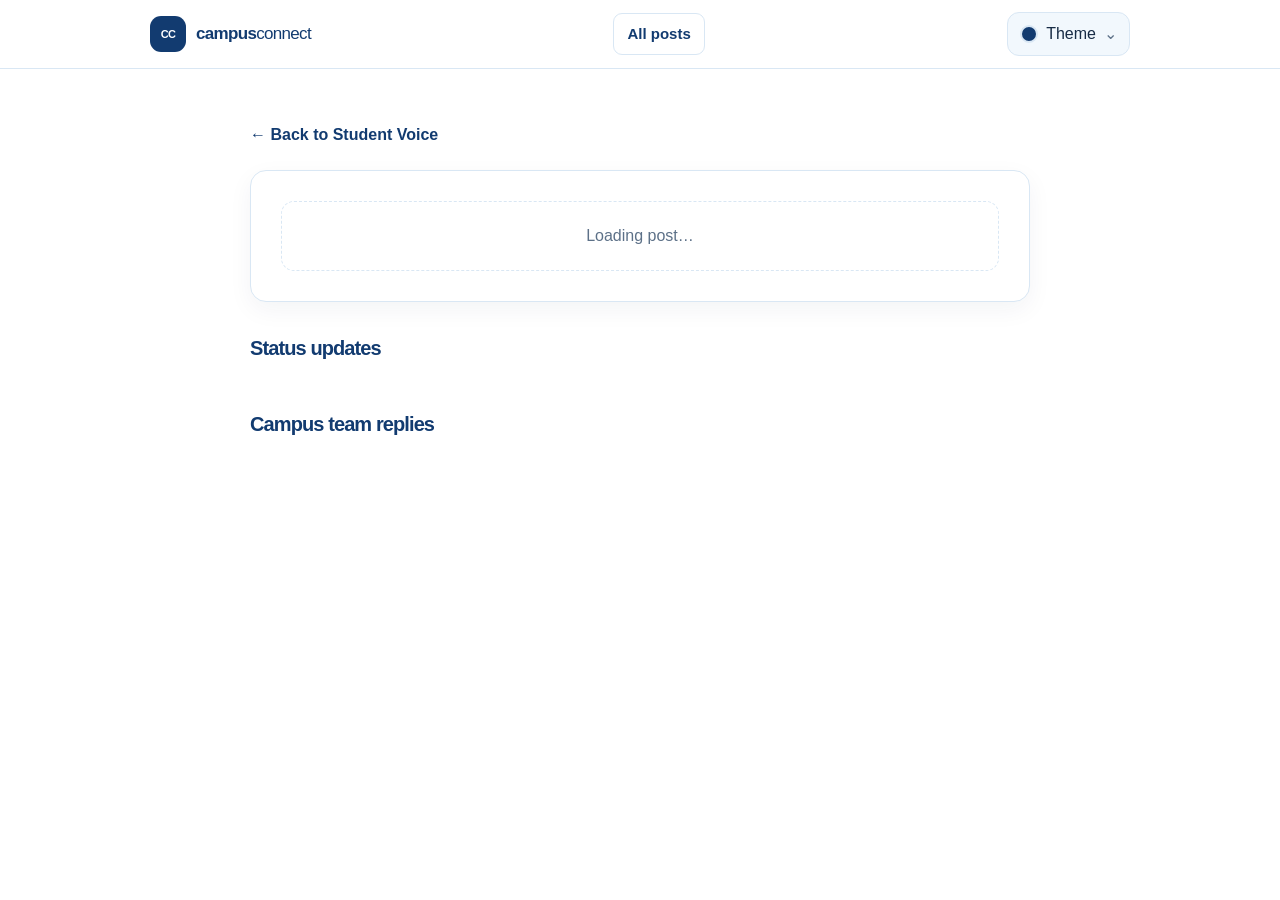
<file: student/voice-post.html>
<!doctype html>
<html lang="en">
  <head>
    <meta charset="utf-8" />
    <meta name="viewport" content="width=device-width, initial-scale=1" />
    <meta name="theme-color" content="#123b70" />
    <meta name="description" content="Read a Student Voice post and its updates." />
    <title>Student Voice post — Campus Connect</title>
    <link rel="manifest" href="../manifest.webmanifest" />
    <link rel="stylesheet" href="../src/css/styles.css" />
    <link rel="stylesheet" href="voice-post.css" />
    <script type="module" src="../src/js/theme.js"></script>
    <script type="module" src="voice-post.js"></script>
  </head>
  <body class="voice-page">
    <a class="skip-link" href="#voice-main">Skip to post</a>
    <header class="site-header"><nav class="nav voice-nav" aria-label="Main navigation">
      <a class="brand" href="dashboard.html" aria-label="Campus Connect dashboard"><span class="brand-mark" aria-hidden="true">CC</span><span>campus<span class="brand-light">connect</span></span></a>
      <a class="button button-outline" href="voice.html">All posts</a>
    </nav></header>
    <main id="voice-main" class="voice-shell">
      <a class="voice-back" href="voice.html">← Back to Student Voice</a>
      <p class="voice-message" id="voice-message" role="status" aria-live="polite" hidden></p>
      <article id="post-content" class="post-content" aria-live="polite"><div class="voice-empty">Loading post…</div></article>
      <section class="post-section" aria-labelledby="timeline-title"><h2 id="timeline-title">Status updates</h2><ol class="voice-timeline" id="voice-timeline"></ol></section>
      <section class="post-section" aria-labelledby="replies-title"><h2 id="replies-title">Campus team replies</h2><div class="voice-replies" id="voice-replies"></div></section>
    </main>
  </body>
</html>
</file>
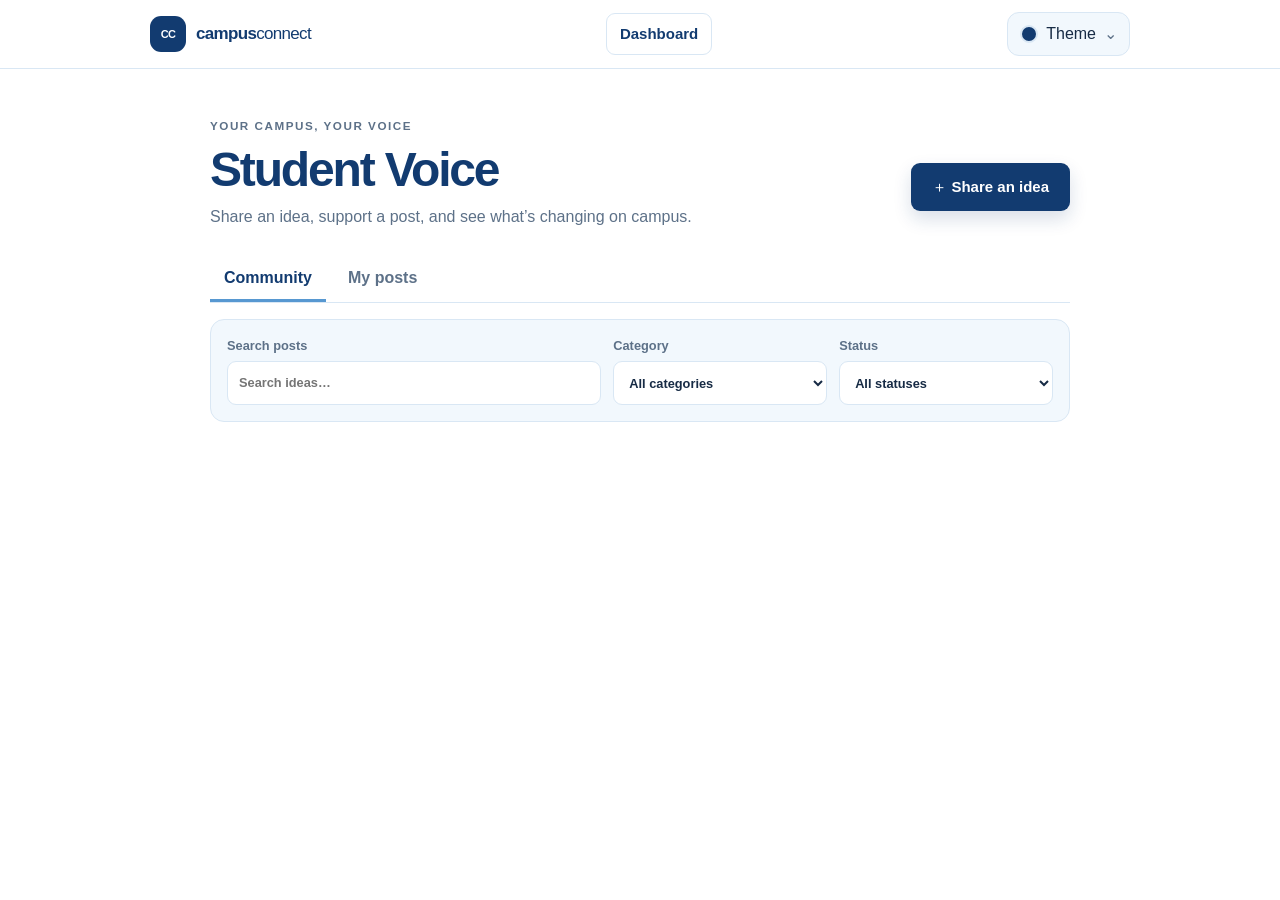
<file: student/voice.html>
<!doctype html>
<html lang="en">
  <head>
    <meta charset="utf-8" />
    <meta name="viewport" content="width=device-width, initial-scale=1" />
    <meta name="theme-color" content="#123b70" />
    <meta name="description" content="Share campus ideas and follow student feedback." />
    <title>Student Voice — Campus Connect</title>
    <link rel="manifest" href="../manifest.webmanifest" />
    <link rel="stylesheet" href="../src/css/styles.css" />
    <link rel="stylesheet" href="voice.css" />
    <script type="module" src="../src/js/theme.js"></script>
    <script type="module" src="voice.js"></script>
  </head>
  <body class="voice-page">
    <a class="skip-link" href="#voice-main">Skip to Student Voice</a>
    <header class="site-header"><nav class="nav voice-nav" aria-label="Main navigation">
      <a class="brand" href="../student/dashboard.html" aria-label="Campus Connect dashboard"><span class="brand-mark" aria-hidden="true">CC</span><span>campus<span class="brand-light">connect</span></span></a>
      <a class="button button-outline" href="dashboard.html">Dashboard</a>
    </nav></header>
    <main id="voice-main" class="voice-shell">
      <section class="voice-heading" aria-labelledby="voice-title">
        <p class="eyebrow">YOUR CAMPUS, YOUR VOICE</p>
        <div class="voice-heading-row"><div><h1 id="voice-title">Student Voice</h1><p>Share an idea, support a post, and see what’s changing on campus.</p></div><a class="button button-primary" href="voice-new.html">＋ Share an idea</a></div>
      </section>
      <p class="voice-message" id="voice-message" role="status" aria-live="polite" hidden></p>
      <div class="voice-tabs" role="tablist" aria-label="Post list">
        <button class="voice-tab is-active" id="tab-community" type="button" role="tab" aria-selected="true">Community</button>
        <button class="voice-tab" id="tab-mine" type="button" role="tab" aria-selected="false">My posts</button>
      </div>
      <section class="voice-filters" aria-label="Filter posts">
        <label class="voice-search">Search posts<input id="voice-search" type="search" placeholder="Search ideas…" autocomplete="off" /></label>
        <label>Category<select id="category-filter"><option value="">All categories</option><option value="complaint">Complaint</option><option value="problem">Problem</option><option value="suggestion">Suggestion</option></select></label>
        <label>Status<select id="status-filter"><option value="">All statuses</option><option value="received">Received</option><option value="reviewing">Under review</option><option value="resolved">Resolved</option></select></label>
      </section>
      <section id="voice-feed" class="voice-feed" aria-label="Student Voice posts" aria-live="polite"></section>
    </main>
  </body>
</html>
</file>
<file: src/css/styles.css>
:root,
:root[data-theme="ocean"] {
  color-scheme: light;
  --primary: #123b70;
  --primary-dark: #0b2a52;
  --accent: #b9ddfc;
  --accent-strong: #5798d1;
  --bg: #ffffff;
  --surface: #f2f8fd;
  --ink: #172b45;
  --muted: #5d7188;
  --line: #d9e7f4;
  --accent-soft: #eaf5ff;
  --theme-swatch: var(--primary);
}
:root[data-theme="light"] {
  color-scheme: light;
  --primary: #4a5568;
  --primary-dark: #2d3748;
  --accent: #e2e8f0;
  --accent-strong: #718096;
  --bg: #ffffff;
  --surface: #f7fafc;
  --ink: #1a202c;
  --muted: #4a5568;
  --line: #cbd5e0;
  --accent-soft: #edf2f7;
  --theme-swatch: var(--muted);
}
:root[data-theme="midnight"] {
  color-scheme: dark;
  --primary: #a9c8ff;
  --primary-dark: #8db4f5;
  --accent: #263b5c;
  --accent-strong: #91b7f4;
  --bg: #111827;
  --surface: #1f2937;
  --ink: #e5edf8;
  --muted: #b1bfd2;
  --line: #3a4a60;
  --accent-soft: #1c2a3e;
  --theme-swatch: var(--bg);
}
:root[data-theme="forest"] {
  color-scheme: light;
  --primary: #285943;
  --primary-dark: #194430;
  --accent: #d1e8d8;
  --accent-strong: #4e8b68;
  --bg: #fbfdfb;
  --surface: #eff6f0;
  --ink: #1f3528;
  --muted: #577260;
  --line: #d3e2d6;
  --accent-soft: #e8f2ea;
  --theme-swatch: var(--primary);
}

:root {
  --font-body: "DM Sans", sans-serif;
  --font-display: "Manrope", sans-serif;
  background: var(--bg);
  color: var(--ink);
  font-family: var(--font-body);
  font-synthesis: none;
  text-rendering: optimizeLegibility;
  -webkit-font-smoothing: antialiased;
  -moz-osx-font-smoothing: grayscale;
}
*, *::before, *::after { box-sizing: border-box; }
html { min-width: 320px; scroll-behavior: smooth; }
body { min-width: 320px; margin: 0; background: var(--bg); color: var(--ink); font-family: var(--font-body); line-height: 1.6; }
a { color: inherit; text-decoration: none; }
button, input, select, textarea { font: inherit; }
button { color: inherit; }
h1, h2, h3, p { margin-top: 0; }
h1, h2, h3 { font-family: var(--font-display); }
h1, h2 { color: var(--primary); letter-spacing: -.045em; }
[hidden] { display: none !important; }
.shell { width: min(1120px, calc(100% - 36px)); margin-inline: auto; }
.skip-link { position: absolute; z-index: 30; top: -60px; left: 16px; padding: 10px 14px; border-radius: 8px; background: var(--primary); color: var(--bg); }
.skip-link:focus { top: 12px; }
.site-header { position: relative; z-index: 5; border-bottom: 1px solid var(--line); background: var(--bg); }
.nav { min-height: 66px; display: flex; align-items: center; justify-content: space-between; gap: 14px; }
.brand { display: inline-flex; align-items: center; gap: 10px; color: var(--primary); font: 800 17px var(--font-display); letter-spacing: -.04em; }
.brand-light { font-weight: 500; }
.brand-mark { width: 36px; height: 36px; display: grid; flex: 0 0 auto; place-items: center; border-radius: 11px; background: var(--primary); color: var(--bg); font: 800 11px var(--font-display); }
.nav-links { position: absolute; top: 100%; right: 0; left: 0; display: none; flex-direction: column; gap: 0; padding: 10px 18px 18px; border-bottom: 1px solid var(--line); background: var(--bg); color: var(--muted); font-weight: 600; }
.nav-links.is-open { display: flex; }
.nav-links > a:not(.button) { padding: 13px 3px; }
.nav-links > a:not(.button):hover, .text-link:hover { color: var(--primary); }
.menu-toggle { width: 44px; height: 44px; display: flex; flex-direction: column; justify-content: center; gap: 5px; padding: 9px; border: 1px solid var(--line); border-radius: 9px; background: var(--bg); cursor: pointer; }
.menu-toggle span { width: 100%; height: 2px; border-radius: 2px; background: var(--primary); transition: transform .2s ease, opacity .2s ease; }
.menu-toggle[aria-expanded="true"] span:first-child { transform: translateY(7px) rotate(45deg); }
.menu-toggle[aria-expanded="true"] span:nth-child(2) { opacity: 0; }
.menu-toggle[aria-expanded="true"] span:last-child { transform: translateY(-7px) rotate(-45deg); }
.button { min-height: 48px; display: inline-flex; align-items: center; justify-content: center; gap: 10px; padding: 10px 20px; border: 1px solid transparent; border-radius: 9px; font-size: 15px; font-weight: 700; cursor: pointer; transition: transform .18s ease, background-color .18s ease; }
.button:hover { transform: translateY(-2px); }
.button:disabled { cursor: not-allowed; opacity: .65; }
.button-small { min-height: 44px; }
.button-outline { border-color: var(--line); color: var(--primary); background: transparent; }
.button-outline:hover { background: var(--surface); }
.button-primary { background: var(--primary); color: var(--bg); box-shadow: 0 8px 18px color-mix(in srgb, var(--primary) 16%, transparent); }
.button-primary:hover { background: var(--primary-dark); }

/* Landing page: one column at narrow widths, then split at tablet/desktop. */
.hero { display: grid; grid-template-columns: minmax(0, 1fr); align-items: start; gap: 28px; padding-block: 42px 48px; }
.hero-copy { padding-block: 0; }
.eyebrow { margin: 0 0 14px; color: var(--muted); font-size: 11px; font-weight: 700; letter-spacing: .14em; }
.eyebrow-dot { width: 7px; height: 7px; display: inline-block; margin-right: 7px; border-radius: 50%; background: var(--accent-strong); }
.hero h1 { max-width: 540px; margin-bottom: 18px; font-size: clamp(40px, 10vw, 58px); line-height: 1.08; }
h1 span, .section-heading h2 span, .community h2 span, .auth-intro h1 span { color: var(--accent-strong); }
.hero-description { max-width: 435px; margin-bottom: 24px; color: var(--muted); font-size: 16px; line-height: 1.75; }
.hero-actions { display: flex; flex-direction: column; align-items: stretch; gap: 14px; }
.text-link { color: var(--muted); font-size: 14px; font-weight: 700; }
.social-proof { display: flex; align-items: center; gap: 13px; margin-top: 26px; }
.avatar-stack { display: flex; padding-left: 4px; }
.avatar-stack span { width: 30px; height: 30px; display: grid; place-items: center; margin-left: -4px; border: 2px solid var(--bg); border-radius: 50%; background: var(--accent-soft); color: var(--primary); font-size: 11px; font-weight: 700; }
.avatar-stack span:nth-child(4) { background: var(--primary); color: var(--bg); }
.social-proof p { margin: 0; color: var(--muted); font-size: 13px; line-height: 1.5; }
.social-proof strong { color: var(--ink); }
.hero-art { position: relative; width: 100%; height: 260px; overflow: hidden; border-radius: 18px; background: var(--accent-soft); }
.art-sun { position: absolute; top: 30px; right: 32px; width: 72px; height: 72px; border-radius: 50%; background: var(--accent); }
.art-label, .art-note { position: absolute; z-index: 3; display: flex; align-items: center; gap: 8px; padding: 9px 11px; border: 1px solid var(--line); border-radius: 9px; background: var(--bg); color: var(--muted); font-size: 11px; font-weight: 700; }
.art-label { top: 16px; left: 14px; }
.sparkle, .art-note span { color: var(--accent-strong); }
.art-building { position: absolute; z-index: 1; bottom: 42px; left: 50%; width: 230px; transform: translateX(-50%) scale(.68); transform-origin: bottom center; }
.building-roof { width: 0; height: 0; margin: auto; border-right: 128px solid transparent; border-bottom: 57px solid var(--primary); border-left: 128px solid transparent; }
.building-body { position: relative; display: grid; grid-template-columns: repeat(3, 1fr); gap: 13px; width: 200px; height: 119px; margin: 0 auto; padding: 20px 24px; background: var(--bg); box-shadow: inset 0 -7px var(--accent); }
.building-body span:not(.door) { width: 24px; height: 38px; border-radius: 12px 12px 2px 2px; background: var(--accent); }
.building-body .door { position: absolute; bottom: 0; left: 86px; width: 28px; height: 45px; border-radius: 14px 14px 0 0; background: var(--primary); }
.art-ground { position: absolute; right: -15%; bottom: -96px; left: -15%; height: 160px; border-radius: 50% 50% 0 0; background: var(--accent); }
.student { position: absolute; z-index: 2; bottom: 38px; width: 54px; height: 132px; transform: scale(.65); transform-origin: bottom center; }
.person-head { position: absolute; top: 0; left: 17px; width: 24px; height: 27px; border-radius: 50%; background: var(--primary); }
.person-body { position: absolute; top: 26px; left: 8px; width: 42px; height: 55px; border-radius: 17px 17px 8px 8px; background: var(--accent-strong); }
.person-leg { position: absolute; top: 76px; width: 13px; height: 51px; border-radius: 0 0 8px 8px; background: var(--primary-dark); }
.person-leg.left { left: 12px; transform: rotate(5deg); }
.person-leg.right { right: 12px; transform: rotate(-5deg); }
.person-arm { position: absolute; top: 34px; right: -8px; width: 13px; height: 48px; border-radius: 8px; background: var(--primary); transform: rotate(-25deg); }
.student-one { left: 18%; }
.student-two { right: 20%; }
.student-three { right: 5%; }
.art-note { z-index: 4; }
.note-top { top: 82px; right: 8px; }
.note-bottom { bottom: 12px; left: 14px; }
.features-section { padding: 56px 0; background: var(--surface); }
.section-heading { max-width: 540px; margin: 0 auto 28px; }
.section-heading .eyebrow { margin-bottom: 10px; }
.section-heading h2 { margin-bottom: 12px; font-size: clamp(29px, 7vw, 40px); line-height: 1.2; }
.section-heading > p:last-child { margin: 0; color: var(--muted); font-size: 15px; line-height: 1.7; }
.feature-grid { display: grid; grid-template-columns: minmax(0, 1fr); gap: 14px; }
.feature-card { min-height: 0; padding: 22px; border: 1px solid var(--line); border-radius: 12px; background: var(--bg); }
.feature-icon { width: 40px; height: 40px; display: grid; place-items: center; margin-bottom: 16px; border-radius: 11px; background: var(--accent-soft); color: var(--primary); font-size: 20px; }
.icon-peach, .icon-lilac, .icon-yellow { background: var(--accent-soft); }
.feature-card h3 { margin-bottom: 8px; color: var(--primary); font: 700 17px var(--font-display); }
.feature-card p { margin: 0; color: var(--muted); font-size: 15px; line-height: 1.65; }
.community { padding-block: 36px; }
.community-card { position: relative; min-height: 0; display: flex; flex-direction: column; align-items: stretch; gap: 20px; overflow: hidden; padding: 28px 22px; border-radius: 16px; background: var(--primary); color: var(--bg); }
.community-card .eyebrow { color: var(--accent); }
.community h2 { position: relative; z-index: 1; margin: 0; color: var(--bg); font-size: clamp(29px, 7vw, 40px); line-height: 1.2; }
.community-card .eyebrow, .community-card h2 { position: relative; z-index: 1; }
.button-light { position: relative; z-index: 1; background: var(--bg); color: var(--primary); }
.button-light:hover { background: var(--surface); }
.community-decoration { position: absolute; top: -90px; right: 10%; color: var(--accent); opacity: .16; font-size: 240px; line-height: 1; }
.site-footer { min-height: 110px; display: flex; flex-direction: column; align-items: flex-start; justify-content: center; gap: 12px; border-top: 1px solid var(--line); }
.footer-brand { font-size: 14px; }
.footer-brand .brand-mark { width: 30px; height: 30px; border-radius: 9px; font-size: 10px; }
.site-footer > p { display: flex; flex-direction: column; gap: 4px; margin: 0; color: var(--muted); font-size: 13px; }

/* Shared theme picker controls. */
.theme-picker { position: relative; z-index: 20; flex: 0 0 auto; }
.theme-picker-trigger, .theme-picker-option { min-width: 44px; min-height: 44px; border: 1px solid var(--line); border-radius: 12px; color: var(--ink); background: var(--surface); font: inherit; cursor: pointer; -webkit-tap-highlight-color: transparent; }
.theme-picker-trigger { display: inline-flex; align-items: center; justify-content: center; gap: 8px; padding: 8px 12px; }
.theme-picker-trigger:hover, .theme-picker-option:hover { background: var(--accent-soft); }
.theme-picker-trigger:focus-visible, .theme-picker-option:focus-visible { outline: 3px solid var(--accent-strong); outline-offset: 2px; }
.theme-picker-trigger-swatch, .theme-picker-swatch { width: 18px; height: 18px; flex: 0 0 18px; border: 2px solid var(--line); border-radius: 50%; background: var(--theme-swatch, var(--primary)); }
.theme-picker-trigger-swatch[data-theme="ocean"], .theme-picker-option[data-theme-option="ocean"] .theme-picker-swatch { --theme-swatch: #123b70; }
.theme-picker-trigger-swatch[data-theme="light"], .theme-picker-option[data-theme-option="light"] .theme-picker-swatch { --theme-swatch: #718096; }
.theme-picker-trigger-swatch[data-theme="midnight"], .theme-picker-option[data-theme-option="midnight"] .theme-picker-swatch { --theme-swatch: #111827; }
.theme-picker-trigger-swatch[data-theme="forest"], .theme-picker-option[data-theme-option="forest"] .theme-picker-swatch { --theme-swatch: #285943; }
.theme-picker-chevron { color: var(--muted); }
.theme-picker-menu { position: fixed; top: auto; right: 12px; width: min(220px, calc(100vw - 24px)); margin-top: 8px; padding: 6px; border: 1px solid var(--line); border-radius: 14px; background: var(--bg); box-shadow: 0 12px 32px color-mix(in srgb, var(--ink) 18%, transparent); }
.theme-picker-menu[hidden] { display: none; }
.theme-picker-option { width: 100%; display: flex; align-items: center; gap: 12px; padding: 8px 10px; border-color: transparent; border-radius: 10px; background: transparent; text-align: left; }
.theme-picker-option[aria-pressed="true"] { border-color: var(--line); background: var(--accent-soft); font-weight: 700; }
.theme-picker-check { margin-left: auto; color: var(--primary); opacity: 0; }
.theme-picker-option[aria-pressed="true"] .theme-picker-check { opacity: 1; }

@media (min-width: 560px) {
  .shell { width: min(1120px, calc(100% - 40px)); }
  .nav { min-height: 76px; }
  .menu-toggle { display: none; }
  .nav-links { position: static; display: flex; flex-direction: row; align-items: center; gap: 24px; padding: 0; border: 0; background: transparent; font-size: 14px; }
  .nav-links > a:not(.button) { padding: 0; }
  .button-small { width: auto; min-height: 44px; padding-inline: 17px; }
  .hero-actions { flex-direction: row; align-items: center; }
  .hero-actions .button { width: auto; }
  .hero-art { height: 300px; }
  .feature-grid { grid-template-columns: repeat(2, minmax(0, 1fr)); }
  .community-card { flex-direction: row; align-items: center; justify-content: space-between; padding: 36px; }
  .community-card .button { width: auto; flex: 0 0 auto; }
  .site-footer { flex-direction: row; align-items: center; justify-content: space-between; }
  .site-footer > p { flex-direction: row; gap: 20px; }
  .theme-picker-menu { position: absolute; top: calc(100% + 8px); right: 0; width: min(220px, calc(100vw - 24px)); margin-top: 0; }
}
@media (min-width: 768px) {
  .hero { min-height: 540px; grid-template-columns: minmax(0, 1fr) minmax(0, 1fr); align-items: center; gap: 42px; padding-block: 64px; }
  .hero-copy { padding-block: 12px; }
  .hero h1 { font-size: clamp(44px, 5vw, 64px); }
  .hero-art { height: 380px; }
  .art-sun { top: 45px; right: 62px; width: 100px; height: 100px; }
  .art-label { top: 32px; left: 26px; }
  .art-building { bottom: 86px; transform: translateX(-50%); }
  .art-ground { height: 190px; bottom: -96px; }
  .student { bottom: 68px; transform: none; }
  .student-one { left: 24%; }
  .student-two { right: 23%; }
  .student-three { right: 8%; transform: scale(.78); }
  .note-top { top: 137px; right: 16px; }
  .note-bottom { bottom: 25px; left: 25px; }
  .features-section { padding: 72px 0 80px; }
  .section-heading { margin-bottom: 40px; text-align: center; }
  .feature-grid { grid-template-columns: repeat(3, minmax(0, 1fr)); gap: 18px; }
  .feature-card { min-height: 206px; padding: 24px; }
  .community { padding-block: 54px; }
  .community-card { min-height: 225px; padding: 42px 54px; }
}
@media (prefers-reduced-motion: reduce) {
  *, *::before, *::after { scroll-behavior: auto !important; transition-duration: .01ms !important; animation-duration: .01ms !important; animation-iteration-count: 1 !important; }
}
</file>
<file: src/css/auth.css>
.auth-page { min-height: 100vh; display: flex; flex-direction: column; background: var(--bg); color: var(--ink); }
.auth-layout { width: min(100% - 28px, 540px); flex: 1; display: grid; grid-template-columns: minmax(0, 1fr); align-items: start; gap: 20px; padding-block: 28px 36px; }
.auth-intro { position: relative; min-height: 0; display: flex; flex-direction: column; justify-content: flex-start; overflow: hidden; }
.auth-intro h1 { max-width: 500px; margin-bottom: 12px; color: var(--primary); font-size: clamp(38px, 9vw, 50px); }
.auth-intro > p:not(.eyebrow) { max-width: 390px; margin-bottom: 0; color: var(--muted); font-size: 15px; line-height: 1.7; }
.auth-stamp { display: none; }
.auth-card { width: 100%; max-width: 510px; justify-self: center; padding: 22px 18px; border: 1px solid var(--line); border-radius: 14px; background: var(--bg); box-shadow: 0 18px 48px color-mix(in srgb, var(--ink) 10%, transparent); }
.auth-tabs { display: grid; grid-template-columns: 1fr 1fr; gap: 5px; margin-bottom: 24px; padding: 5px; border-radius: 9px; background: var(--surface); }
.auth-tabs a { min-height: 44px; display: grid; place-items: center; padding: 8px; border-radius: 7px; color: var(--muted); font-size: 14px; font-weight: 700; text-align: center; }
.auth-tabs a[aria-current="page"] { color: var(--primary); background: var(--bg); box-shadow: 0 2px 6px color-mix(in srgb, var(--ink) 10%, transparent); }
.auth-card section > .eyebrow { margin-bottom: 8px; }
.auth-card h2 { margin-bottom: 8px; color: var(--primary); font-size: clamp(24px, 6vw, 30px); }
.form-intro { margin-bottom: 20px; color: var(--muted); font-size: 15px; line-height: 1.6; }
.auth-card form { display: grid; gap: 10px; }
.auth-card label { margin-top: 5px; color: var(--ink); font-size: 14px; font-weight: 700; }
.auth-card input { width: 100%; min-height: 46px; padding: 11px 13px; border: 1px solid var(--line); border-radius: 8px; outline: none; color: var(--ink); background: var(--bg); font: 16px var(--font-body); }
.auth-card input::placeholder { color: var(--muted); }
.auth-card input:focus { border-color: var(--accent-strong); box-shadow: 0 0 0 3px color-mix(in srgb, var(--accent-strong) 18%, transparent); }
.auth-card input:invalid:not(:placeholder-shown) { border-color: var(--primary-dark); }
.field-row { display: grid; grid-template-columns: minmax(0, 1fr); gap: 10px; margin-top: 2px; }
.field-row > div { min-width: 0; display: flex; flex-direction: column; gap: 8px; }
.field-row small { margin-top: -3px; color: var(--muted); font-size: 12px; line-height: 1.4; }
.auth-submit { width: 100%; margin-top: 8px; }
.auth-submit:disabled { cursor: wait; opacity: .7; transform: none; }
.forgot-link { justify-self: end; margin: 3px 0 4px; color: var(--primary); font-size: 14px; font-weight: 700; }
.auth-switch { margin: 20px 0 0; color: var(--muted); font-size: 14px; text-align: center; }
.auth-switch a { color: var(--primary); font-weight: 700; }
.auth-status { margin: -10px 0 20px; padding: 12px 14px; border: 1px solid var(--line); border-radius: 8px; color: var(--primary); background: var(--accent-soft); font-size: 14px; line-height: 1.5; }
.auth-status[data-type="error"] { border-color: var(--primary); }
.auth-disclaimer { margin: 20px 0 0; color: var(--muted); font-size: 12px; line-height: 1.5; text-align: center; }
@media (min-width: 560px) {
  .auth-layout { width: min(100% - 40px, 580px); padding-block: 38px 48px; }
  .auth-card { padding: 28px; }
}
@media (min-width: 768px) {
  .auth-layout { width: min(1120px, calc(100% - 40px)); grid-template-columns: minmax(0, .9fr) minmax(380px, 1fr); align-items: center; gap: clamp(42px, 8vw, 110px); padding-block: 48px 56px; }
  .auth-intro { min-height: 0; justify-content: center; }
  .auth-intro h1 { font-size: clamp(42px, 5vw, 62px); }
  .auth-intro > p:not(.eyebrow) { font-size: 16px; }
  .auth-stamp { width: 140px; height: 140px; display: grid; align-content: center; justify-items: center; margin-top: 32px; border-radius: 50%; color: var(--primary); background: var(--accent-soft); font: 800 36px var(--font-display); }
  .auth-stamp span { margin-top: 8px; font: 700 12px var(--font-body); letter-spacing: 1.2px; line-height: 1.5; text-align: center; }
  .auth-card { justify-self: center; padding: 32px; }
  .auth-tabs { margin-bottom: 30px; }
  .field-row { grid-template-columns: repeat(2, minmax(0, 1fr)); gap: 12px; }
}
@media (max-width: 767px) {
  .auth-page { min-height: 100vh; }
  .auth-layout { grid-template-columns: minmax(0, 1fr); align-items: start; justify-items: stretch; gap: 20px; padding-block: 24px 36px; }
  .auth-intro { min-height: 0; justify-content: flex-start; }
  .auth-card { width: 100%; max-width: none; justify-self: stretch; }
  .auth-card input { min-height: 44px; font-size: 16px; }
  .field-row { grid-template-columns: minmax(0, 1fr); }
  .auth-submit { width: 100%; }
}
</file>
<file: src/css/notifications.css>
@import url("https://raw.githubusercontent.com/yakubuhena11-maker/Campus-Connect-/86594ec30dac8088f7157593f17e790a5abde8c3/src/css/styles.css");

:root { --primary: #123b70; --ink: #172b45; --muted: #5d7188; --line: #d9e7f4; --surface: #f2f8fd; }
* { box-sizing: border-box; }
body { margin: 0; background: #f6f9fc; color: var(--ink); font-family: system-ui, sans-serif; }
.page-shell { width: min(920px, calc(100% - 32px)); margin: 32px auto; }
.page-header, .section-heading, .notification-card { display: flex; align-items: center; justify-content: space-between; gap: 16px; }
.page-header { margin-bottom: 24px; }
.brand { color: var(--primary); font-weight: 750; text-decoration: none; }
.panel { padding: clamp(20px, 4vw, 36px); border: 1px solid var(--line); border-radius: 20px; background: #fff; box-shadow: 0 12px 35px rgb(18 59 112 / 7%); }
h1 { margin: 4px 0 20px; color: var(--primary); }
h2 { margin: 0 0 8px; font-size: 1.15rem; }
.eyebrow, .type-label { color: var(--muted); font-size: .75rem; font-weight: 700; letter-spacing: .08em; text-transform: uppercase; }
.button, .bell-link { display: inline-flex; align-items: center; justify-content: center; gap: 8px; min-height: 42px; padding: 9px 14px; border: 1px solid var(--line); border-radius: 10px; background: #fff; color: var(--primary); font: inherit; font-weight: 650; text-decoration: none; cursor: pointer; }
.button.primary { border-color: var(--primary); background: var(--primary); color: #fff; }
.button:disabled { opacity: .6; cursor: wait; }
.count-badge { min-width: 22px; padding: 2px 6px; border-radius: 999px; background: #c53737; color: white; font-size: .75rem; text-align: center; }
.notification-list { display: grid; gap: 12px; margin-top: 20px; }
.notification-card { align-items: flex-start; padding: 18px; border: 1px solid var(--line); border-radius: 14px; background: #fff; }
.notification-card.is-unread { border-left: 4px solid #347fc2; background: #f5faff; }
.notification-copy { min-width: 0; }
.notification-copy h2, .notification-copy h3 { margin: 5px 0; }
.notification-copy p { margin: 6px 0 10px; white-space: pre-wrap; overflow-wrap: anywhere; }
time, .read-label { color: var(--muted); font-size: .82rem; }
.notice { margin: 16px 0; padding: 12px 14px; border-radius: 10px; background: #eef7ff; }
.notice[data-type="error"] { background: #fff0ef; color: #8d2420; }
.loading, .empty-state { color: var(--muted); }
.announcement-form { display: grid; gap: 10px; margin: 22px 0 34px; }
.announcement-form input, .announcement-form textarea { width: 100%; padding: 12px; border: 1px solid var(--line); border-radius: 9px; color: var(--ink); font: inherit; }
.announcement-form textarea { resize: vertical; }
.text-link { color: var(--primary); }
@media (max-width: 560px) { .page-shell { width: min(100% - 20px, 920px); margin: 12px auto; } .section-heading { align-items: flex-start; } .notification-card { flex-direction: column; } }
</file>
<file: admin/dashboard.css>
.admin-page { min-height: 100vh; padding-bottom: 76px; background: var(--bg); color: var(--ink); }
.admin-topbar { width: min(100% - 28px, 1240px); min-height: 70px; gap: 10px; }
.admin-identity { display: flex; min-width: 0; align-items: center; gap: 8px; margin-left: auto; color: var(--ink); font-size: .82rem; font-weight: 700; }
.admin-identity > span:last-child { max-width: 24vw; overflow: hidden; text-overflow: ellipsis; white-space: nowrap; }
.admin-avatar { width: 38px; height: 38px; display: grid; flex: 0 0 auto; place-items: center; border: 1px solid var(--line); border-radius: 50%; color: var(--primary); background: var(--accent-soft); font-weight: 800; }
.logout-button { min-height: 44px; padding-inline: 12px; }
.admin-layout { width: min(100% - 28px, 1240px); margin-inline: auto; }
.admin-sidebar { display: none; }
.admin-main { min-width: 0; padding-block: 25px 40px; }
.page-heading, .section-heading, .detail-heading { display: flex; align-items: center; justify-content: space-between; gap: 12px; }
.page-heading { margin-bottom: 20px; }
.page-heading .eyebrow, .section-heading .eyebrow, .detail-heading .eyebrow { margin-bottom: 6px; }
.page-heading h1 { margin: 0; color: var(--primary); font-size: clamp(1.65rem, 7vw, 2.2rem); }
.back-link { color: var(--primary); font-size: .8rem; font-weight: 700; text-decoration: underline; text-underline-offset: 3px; }
.admin-notice { margin-bottom: 16px; padding: 13px 15px; border: 1px solid var(--line); border-radius: 12px; color: var(--ink); background: var(--surface); line-height: 1.5; }
.admin-notice[data-type="error"] { border-color: var(--primary-dark); }
.admin-view { display: none; }
.admin-view.is-visible { display: block; }
.welcome-panel { padding: 22px 19px; border: 1px solid var(--line); border-radius: 17px; background: var(--surface); }
.welcome-panel .eyebrow { margin: 0 0 8px; color: var(--muted); font-size: .7rem; font-weight: 800; letter-spacing: .13em; }
.welcome-panel h2 { margin: 0 0 7px; color: var(--primary); font-size: clamp(1.35rem, 6vw, 2rem); }
.welcome-panel p:last-child { margin: 0; color: var(--muted); }
.stats-grid { display: grid; grid-template-columns: repeat(2, minmax(0, 1fr)); gap: 10px; margin-top: 14px; }
.stat-card { min-height: 108px; padding: 15px; border: 1px solid var(--line); border-radius: 14px; background: var(--surface); }
.stat-card span { display: block; color: var(--muted); font-size: .8rem; font-weight: 600; }
.stat-card strong { display: block; margin-top: 8px; color: var(--primary); font: 800 1.9rem var(--font-display); }
.section-heading { margin-bottom: 15px; }
.section-heading h2, .detail-heading h2 { margin: 0; color: var(--primary); font-size: 1.4rem; }
.result-count { color: var(--muted); font-size: .8rem; }
.user-filters { display: grid; grid-template-columns: minmax(0, 1fr); gap: 7px; margin-bottom: 13px; }
.user-filters label, .profile-form label, .role-control label { color: var(--ink); font-size: .8rem; font-weight: 700; }
.user-filters input, .user-filters select, .profile-form input, .role-control select { width: 100%; min-height: 45px; padding: 10px 12px; border: 1px solid var(--line); border-radius: 10px; outline: none; color: var(--ink); background: var(--surface); font: inherit; }
.user-filters input:focus, .user-filters select:focus, .profile-form input:focus, .role-control select:focus { border-color: var(--accent-strong); outline: 3px solid color-mix(in srgb, var(--accent-strong) 25%, transparent); }
.users-list { display: grid; gap: 9px; }
.user-row { width: 100%; min-height: 72px; display: flex; align-items: center; gap: 10px; padding: 11px; border: 1px solid var(--line); border-radius: 13px; color: var(--ink); background: var(--surface); text-align: left; cursor: pointer; transition: transform .15s ease, border-color .15s ease, background .15s ease; }
.user-row:hover, .user-row:focus-visible { transform: translateY(-2px); border-color: var(--accent-strong); background: var(--accent-soft); }
.user-row:focus-visible, .mobile-nav button:focus-visible, .nav-item:focus-visible, .button:focus-visible { outline: 3px solid var(--accent-strong); outline-offset: 2px; }
.user-initials { width: 36px; height: 36px; display: grid; flex: 0 0 auto; place-items: center; border-radius: 50%; color: var(--primary); background: var(--accent-soft); font-size: .78rem; font-weight: 800; }
.user-row-main { min-width: 0; flex: 1; }
.user-row-main strong, .user-row-main small { display: block; overflow: hidden; text-overflow: ellipsis; white-space: nowrap; }
.user-row-main strong { color: var(--primary); font-size: .88rem; }
.user-row-main small { margin-top: 4px; color: var(--muted); font-size: .74rem; }
.user-badges { display: grid; justify-items: end; gap: 4px; }
.badge { padding: 3px 7px; border: 1px solid var(--line); border-radius: 999px; color: var(--muted); font-size: .64rem; font-weight: 700; }
.badge[data-status="active"] { color: var(--primary); background: var(--accent-soft); }
.badge[data-status="muted"] { color: #805500; background: #fff4d6; }
.badge[data-status="suspended"] { color: #9a3030; background: #ffebeb; }
.panel { padding: 17px; border: 1px solid var(--line); border-radius: 15px; background: var(--surface); }
.user-detail { margin-top: 15px; scroll-margin-top: 15px; }
.detail-heading { margin-bottom: 8px; }
.detail-email, .detail-hint { color: var(--muted); font-size: .82rem; line-height: 1.5; }
.profile-form, .role-control { display: grid; gap: 8px; margin-top: 15px; }
.profile-form .button, .role-control .button { width: 100%; }
.account-actions { display: grid; gap: 8px; margin-top: 13px; }
.account-actions .button { width: 100%; }
.delete-user-button { width: 100%; margin-top: 14px; border-color: #b42318; color: #b42318; }
.delete-user-button:hover:not(:disabled) { color: #fff; background: #b42318; }
.button:disabled, .role-control select:disabled { opacity: .58; cursor: not-allowed; }
.detail-hint { margin: 13px 0 0; }
.lost-found-section { margin-top: 23px; }
.lost-found-subheading { margin-bottom: 11px; }
.lost-found-subheading h3 { margin: 0; color: var(--primary); font-size: 1.12rem; }
.lost-found-list { display: grid; gap: 12px; }
.lost-found-card { min-width: 0; display: grid; grid-template-columns: 1fr; overflow: hidden; border: 1px solid var(--line); border-radius: 14px; background: var(--surface); }
.lost-found-photo, .lost-found-photo-placeholder { width: 100%; height: 200px; object-fit: cover; background: var(--accent-soft); }
.lost-found-photo-placeholder { display: grid; place-items: center; color: var(--muted); font-size: .8rem; }
.lost-found-card-content { min-width: 0; padding: 15px; }
.lost-found-card-content h3 { margin: 8px 0; color: var(--primary); font-size: 1.05rem; overflow-wrap: anywhere; }
.lost-found-card-content p { margin: 7px 0; color: var(--ink); font-size: .82rem; line-height: 1.5; overflow-wrap: anywhere; }
.lost-found-card-content .lost-found-meta { color: var(--muted); font-size: .76rem; }
.lost-found-actions { display: flex; flex-wrap: wrap; gap: 8px; margin-top: 12px; }
.lost-found-actions .button { min-width: 100px; }
.audit-list { display: grid; gap: 10px; }
.audit-row { padding: 13px 0; border-bottom: 1px solid var(--line); }
.audit-row:first-child { padding-top: 0; }
.audit-row:last-child { padding-bottom: 0; border-bottom: 0; }
.audit-row strong { display: block; color: var(--primary); font-size: .88rem; text-transform: capitalize; }
.audit-row p { margin: 5px 0; color: var(--ink); font-size: .8rem; line-height: 1.5; overflow-wrap: anywhere; }
.audit-row time { color: var(--muted); font-size: .72rem; }
.mobile-nav { position: fixed; z-index: 20; inset: auto 0 0; display: grid; grid-template-columns: repeat(4, minmax(0, 1fr)); padding: 7px 5px max(7px, env(safe-area-inset-bottom)); border-top: 1px solid var(--line); background: var(--surface); }
.mobile-nav button { min-width: 0; min-height: 54px; display: flex; flex-direction: column; align-items: center; justify-content: center; gap: 3px; border: 0; border-radius: 10px; color: var(--muted); background: transparent; font: inherit; font-size: .64rem; cursor: pointer; }
.mobile-nav button span { font-size: 1.1rem; }
.mobile-nav button.is-active { color: var(--primary); background: var(--accent-soft); font-weight: 700; }
.nav-item { min-height: 46px; display: flex; align-items: center; gap: 11px; padding: 0 12px; border: 1px solid transparent; border-radius: 11px; color: var(--muted); background: transparent; font: inherit; font-weight: 700; cursor: pointer; }
.nav-item:hover, .nav-item.is-active { border-color: var(--line); color: var(--primary); background: var(--accent-soft); }
.nav-item span { width: 22px; color: var(--accent-strong); text-align: center; }
.sidebar-label { margin: 0 0 9px 10px; color: var(--muted); font-size: .68rem; font-weight: 800; letter-spacing: .12em; }
.loading, .empty-state { margin: 0; padding: 14px; color: var(--muted); overflow-wrap: anywhere; }
[hidden] { display: none !important; }
@media (min-width: 620px) {
  .stats-grid { grid-template-columns: repeat(4, minmax(0, 1fr)); }
  .user-filters { grid-template-columns: auto minmax(0, 1fr) auto minmax(150px, .4fr); align-items: center; }
  .panel { padding: 22px; }
  .profile-form { grid-template-columns: 1fr 1fr; align-items: end; }
  .profile-form .button { grid-column: 1 / -1; }
  .role-control { grid-template-columns: auto minmax(0, 1fr) auto; align-items: center; }
  .role-control .button { width: auto; }
  .account-actions { grid-template-columns: repeat(2, minmax(0, 1fr)); }
  .delete-user-button { width: auto; min-width: 190px; }
  .lost-found-card { grid-template-columns: minmax(180px, 30%) minmax(0, 1fr); }
  .lost-found-photo, .lost-found-photo-placeholder { height: 100%; min-height: 210px; }
}
@media (min-width: 900px) {
  .admin-page { padding-bottom: 0; }
  .admin-layout { display: grid; grid-template-columns: 220px minmax(0, 1fr); gap: clamp(24px, 4vw, 54px); }
  .admin-sidebar { position: sticky; top: 24px; align-self: start; display: block; padding-block: 30px; }
  .admin-nav { display: grid; gap: 6px; }
  .admin-main { padding-block: 38px 72px; }
  .mobile-nav { display: none; }
}
@media (prefers-reduced-motion: reduce) { .user-row { transition: none; } }
</file>
<file: admin/voice-admin.css>
.voice-admin-filters { display: grid; grid-template-columns: minmax(0, 1fr); gap: 10px; margin-bottom: 14px; padding: 14px; border: 1px solid var(--line); border-radius: 13px; background: var(--surface); }
.voice-admin-filters label, .voice-admin-actions label { display: grid; gap: 5px; color: var(--muted); font-size: .78rem; font-weight: 700; }
.voice-admin-filters select, .voice-admin-actions select, .voice-admin-actions input, .voice-admin-actions textarea { width: 100%; min-width: 0; min-height: 43px; padding: 9px 11px; border: 1px solid var(--line); border-radius: 9px; color: var(--ink); background: var(--bg); font: inherit; }
.voice-admin-actions textarea { resize: vertical; }
.voice-admin-filters select:focus, .voice-admin-actions select:focus, .voice-admin-actions input:focus, .voice-admin-actions textarea:focus { outline: 3px solid var(--accent-strong); outline-offset: 2px; }
.voice-admin-list { display: grid; gap: 13px; }
.voice-admin-card { min-width: 0; padding: 15px; border: 1px solid var(--line); border-radius: 14px; background: var(--bg); }
.voice-admin-card-head { display: flex; flex-wrap: wrap; align-items: flex-start; justify-content: space-between; gap: 9px; }
.voice-admin-card-head > div { display: flex; flex-wrap: wrap; gap: 6px; }
.voice-admin-card-head time { color: var(--muted); font-size: .72rem; }
.voice-admin-badge, .voice-admin-status, .voice-admin-hidden { display: inline-flex; align-items: center; padding: 4px 8px; border: 1px solid var(--line); border-radius: 999px; color: var(--primary); background: var(--accent-soft); font-size: .68rem; font-weight: 800; }
.voice-admin-status { color: var(--muted); background: var(--surface); }
.voice-admin-hidden { color: var(--ink); background: var(--surface); }
.voice-admin-card h3 { margin: 13px 0 6px; color: var(--primary); font-size: 1.08rem; overflow-wrap: anywhere; }
.voice-admin-message { margin: 0; color: var(--ink); font-size: .84rem; line-height: 1.6; white-space: pre-wrap; overflow-wrap: anywhere; }
.voice-admin-author { margin: 12px 0 15px; color: var(--muted); font-size: .77rem; overflow-wrap: anywhere; }
.voice-admin-author strong { color: var(--ink); }
.voice-admin-actions { display: grid; grid-template-columns: minmax(0, 1fr); gap: 9px; padding-top: 13px; border-top: 1px solid var(--line); }
.voice-admin-actions .button { min-height: 43px; width: 100%; padding: 8px 11px; }
.voice-admin-actions .button:disabled { opacity: .58; cursor: not-allowed; }
.voice-admin-actions .voice-note-label, .voice-admin-actions .voice-reply-label { grid-column: 1 / -1; }
.mobile-nav { grid-template-columns: repeat(5, minmax(0, 1fr)); }
.mobile-nav button { padding-inline: 2px; font-size: .66rem; }
@media (min-width: 620px) {
  .voice-admin-filters { grid-template-columns: repeat(2, minmax(0, 1fr)) auto; align-items: end; }
  .voice-admin-card { padding: 19px; }
  .voice-admin-actions { grid-template-columns: repeat(2, minmax(0, 1fr)); align-items: end; }
  .voice-admin-actions > .button { width: auto; }
  .voice-admin-actions .voice-reply-label { grid-column: 1 / -1; }
}
@media (min-width: 900px) {
  .admin-nav { gap: 5px; }
}
</file>
<file: student/dashboard.css>
.student-page { min-height: 100vh; padding-bottom: 78px; background: var(--bg); color: var(--ink); }
.student-nav { width: min(100% - 28px, 1240px); min-height: 72px; margin-inline: auto; gap: 12px; }
.student-account { display: flex; align-items: center; gap: 9px; margin-left: auto; min-width: 0; }
.student-avatar { width: 42px; height: 42px; display: grid; flex: 0 0 auto; place-items: center; border: 1px solid var(--line); border-radius: 50%; color: var(--primary); background: var(--accent-soft); font-size: .875rem; font-weight: 700; }
.student-account-name { max-width: 24vw; overflow: hidden; color: var(--ink); font-size: .875rem; font-weight: 700; text-overflow: ellipsis; white-space: nowrap; }
.student-header-actions { display: flex; align-items: center; gap: 10px; }
.student-nav .theme-picker { order: 0; }
.logout-button { min-height: 44px; padding-inline: 14px; }
.student-layout { width: min(100% - 28px, 1240px); margin-inline: auto; }
.student-sidebar { display: none; }
.student-main { min-width: 0; padding-block: 28px 42px; }
.welcome-card { padding: 28px 22px; border: 1px solid var(--line); border-radius: 20px; background: var(--surface); }
.welcome-card .eyebrow { margin: 0 0 12px; color: var(--muted); font-size: .75rem; font-weight: 700; letter-spacing: .12em; }
.welcome-card h1 { margin: 0; color: var(--primary); font-size: clamp(1.8rem, 8vw, 2.8rem); line-height: 1.15; overflow-wrap: anywhere; }
.welcome-copy { max-width: 52ch; margin: 16px 0 0; color: var(--ink); line-height: 1.65; }
.dashboard-section { margin-top: 36px; }
.dashboard-section-heading { margin-bottom: 18px; }
.dashboard-section-heading .eyebrow { margin: 0 0 8px; color: var(--muted); font-size: .75rem; font-weight: 700; letter-spacing: .12em; }
.dashboard-section-heading h2 { margin: 0; color: var(--primary); font-size: clamp(1.35rem, 5vw, 1.8rem); }
.feature-grid { display: grid; grid-template-columns: minmax(0, 1fr); gap: 14px; }
.feature-card { min-height: 170px; display: flex; flex-direction: column; align-items: flex-start; padding: 20px; border: 1px solid var(--line); border-radius: 16px; color: var(--ink); background: var(--surface); font: inherit; text-align: left; cursor: pointer; transition: border-color 180ms ease, transform 180ms ease, background-color 180ms ease, box-shadow 180ms ease; -webkit-tap-highlight-color: transparent; }
.feature-card:hover, .feature-card:focus-visible { border-color: var(--accent-strong); background: var(--accent-soft); box-shadow: 0 10px 24px color-mix(in srgb, var(--ink) 10%, transparent); transform: translateY(-3px); }
.feature-card:active { box-shadow: none; transform: scale(.98); }
.feature-card:focus-visible, .mobile-nav-item:focus-visible, .sidebar-link:focus-visible { outline: 3px solid var(--accent-strong); outline-offset: 3px; }
.feature-icon { width: 42px; height: 42px; display: grid; place-items: center; margin-bottom: 15px; border-radius: 12px; color: var(--primary); background: var(--accent-soft); font-size: 1.35rem; }
.feature-title { color: var(--primary); font-size: 1.05rem; font-weight: 700; }
.feature-description { margin-top: 7px; color: var(--muted); font-size: .9rem; line-height: 1.45; }
.dashboard-status { margin: 18px 0 0; padding: 14px 16px; border: 1px solid var(--line); border-radius: 12px; color: var(--ink); background: var(--surface); line-height: 1.5; }
.mobile-bottom-nav { position: fixed; z-index: 10; inset: auto 0 0; display: grid; grid-template-columns: repeat(4, minmax(0, 1fr)); padding: 7px 8px max(7px, env(safe-area-inset-bottom)); border-top: 1px solid var(--line); background: var(--bg); }
.mobile-nav-item { min-width: 0; min-height: 54px; display: flex; flex-direction: column; align-items: center; justify-content: center; gap: 3px; border: 0; border-radius: 10px; color: var(--muted); background: transparent; font: inherit; font-size: .68rem; text-decoration: none; cursor: pointer; text-align: center; }
.mobile-nav-item > span { font-size: 1.1rem; line-height: 1; }
.mobile-nav-item.is-active { color: var(--primary); background: var(--accent-soft); font-weight: 700; }
@media (min-width: 620px) {
  .student-main { padding-block: 48px 64px; }
  .welcome-card { padding: 40px; }
  .feature-grid { grid-template-columns: repeat(2, minmax(0, 1fr)); }
  .mobile-nav-item { font-size: .75rem; }
}
@media (min-width: 768px) {
  .student-page { padding-bottom: 0; }
  .student-layout { display: grid; grid-template-columns: 220px minmax(0, 1fr); gap: clamp(24px, 4vw, 56px); }
  .student-sidebar { position: sticky; top: 24px; align-self: start; display: block; padding: 28px 0; }
  .sidebar-label { margin: 0 0 12px 12px; color: var(--muted); font-size: .7rem; font-weight: 800; letter-spacing: .14em; }
  .sidebar-nav { display: grid; gap: 6px; }
  .sidebar-link { min-height: 46px; display: flex; align-items: center; gap: 12px; padding: 0 12px; border: 1px solid transparent; border-radius: 11px; color: var(--muted); font-size: .9rem; font-weight: 600; text-decoration: none; transition: color 160ms ease, background-color 160ms ease, border-color 160ms ease; }
  .sidebar-link > span { width: 22px; color: var(--accent-strong); text-align: center; font-size: 1.1rem; }
  .sidebar-link:hover, .sidebar-link.is-active { border-color: var(--line); color: var(--primary); background: var(--accent-soft); }
  .student-main { padding-block: 40px 72px; }
  .welcome-card { padding: 44px; }
  .feature-grid { grid-template-columns: repeat(2, minmax(0, 1fr)); gap: 16px; }
  .mobile-bottom-nav { display: none; }
}
@media (min-width: 1100px) {
  .student-layout { grid-template-columns: 240px minmax(0, 1fr); }
  .feature-grid { grid-template-columns: repeat(3, minmax(0, 1fr)); }
}
@media (max-width: 420px) {
  .student-account-name { display: none; }
  .student-nav .theme-picker-trigger { padding-inline: 9px; }
  .student-nav .theme-picker-trigger > span:nth-child(2) { display: none; }
  .logout-button { padding-inline: 11px; font-size: .85rem; }
}
@media (prefers-reduced-motion: reduce) { .feature-card, .sidebar-link { transition: none; } }
</file>
<file: student/lost-found.css>
.lf-page { min-height: 100vh; background: var(--bg); color: var(--ink); }
.lf-nav { width: min(100% - 28px, 1100px); min-height: 72px; margin-inline: auto; }
.lf-shell { width: min(100% - 28px, 1100px); margin-inline: auto; padding-block: 28px 56px; }
.lf-heading { display: flex; flex-wrap: wrap; align-items: flex-end; justify-content: space-between; gap: 14px; margin-bottom: 20px; }
.lf-heading .eyebrow { margin: 0 0 8px; color: var(--muted); font-size: .75rem; font-weight: 700; letter-spacing: .12em; }
.lf-heading h1 { margin: 0; color: var(--primary); font-size: clamp(1.5rem, 6vw, 2.2rem); }
.lf-message { margin: 0 0 16px; padding: 14px 16px; border: 1px solid var(--line); border-radius: 12px; background: var(--surface); line-height: 1.5; }
.lf-tabs { display: flex; gap: 8px; margin-bottom: 14px; }
.lf-tab { min-height: 44px; padding: 0 18px; border: 1px solid var(--line); border-radius: 999px; color: var(--muted); background: var(--surface); font: inherit; font-weight: 600; cursor: pointer; }
.lf-tab.is-active { color: var(--primary); background: var(--accent-soft); border-color: var(--accent-strong); }
.lf-controls { display: grid; grid-template-columns: 1fr; gap: 10px; margin-bottom: 20px; }
.lf-controls input, .lf-controls select { min-height: 46px; padding: 0 14px; border: 1px solid var(--line); border-radius: 12px; color: var(--ink); background: var(--surface); font: inherit; font-size: 1rem; }
.lf-list { display: grid; grid-template-columns: minmax(0, 1fr); gap: 14px; }
.lf-card { display: flex; flex-direction: column; overflow: hidden; border: 1px solid var(--line); border-radius: 16px; color: var(--ink); background: var(--surface); text-decoration: none; transition: border-color 160ms ease, transform 160ms ease; }
.lf-card:hover, .lf-card:focus-visible { border-color: var(--accent-strong); transform: translateY(-2px); }
.lf-photo { width: 100%; aspect-ratio: 16 / 10; display: grid; place-items: center; color: var(--muted); background: var(--accent-soft); font-size: 2rem; object-fit: cover; }
.lf-card-body { display: grid; gap: 8px; padding: 16px; }
.lf-card-title { margin: 0; color: var(--primary); font-size: 1.05rem; font-weight: 700; overflow-wrap: anywhere; }
.lf-meta { margin: 0; color: var(--muted); font-size: .88rem; line-height: 1.45; }
.lf-badges { display: flex; flex-wrap: wrap; gap: 6px; }
.lf-badge { padding: 3px 10px; border: 1px solid var(--line); border-radius: 999px; color: var(--primary); background: var(--accent-soft); font-size: .75rem; font-weight: 700; text-transform: capitalize; }
.lf-empty { padding: 28px 16px; border: 1px dashed var(--line); border-radius: 16px; color: var(--muted); text-align: center; }
@media (min-width: 620px) {
  .lf-controls { grid-template-columns: 1fr 220px; }
  .lf-list { grid-template-columns: repeat(2, minmax(0, 1fr)); }
}
@media (min-width: 960px) { .lf-list { grid-template-columns: repeat(3, minmax(0, 1fr)); } }
</file>
<file: student/lost-found-new.css>
.lf-narrow { width: min(100% - 28px, 640px); }
.lf-form { display: grid; gap: 16px; padding: 20px; border: 1px solid var(--line); border-radius: 16px; background: var(--surface); }
.lf-form label { display: grid; gap: 7px; color: var(--primary); font-size: .92rem; font-weight: 700; }
.lf-form input, .lf-form select, .lf-form textarea { width: 100%; min-height: 46px; padding: 10px 14px; border: 1px solid var(--line); border-radius: 12px; color: var(--ink); background: var(--bg); font: inherit; font-size: 1rem; font-weight: 400; }
.lf-form textarea { resize: vertical; }
.lf-form input[type="file"] { padding: 10px; }
.lf-form small { color: var(--muted); font-size: .8rem; font-weight: 400; }
.lf-note { margin: 0; padding: 12px 14px; border: 1px solid var(--line); border-radius: 12px; color: var(--muted); background: var(--accent-soft); font-size: .88rem; line-height: 1.5; }
.lf-form-actions { display: flex; flex-wrap: wrap; gap: 10px; justify-content: flex-end; }
.lf-form-actions .button { min-height: 46px; }
</file>
<file: student/lost-found-item.css>
.lfi-card { display: grid; gap: 18px; }
.lfi-photo { width: 100%; max-height: 360px; border: 1px solid var(--line); border-radius: 16px; object-fit: cover; background: var(--accent-soft); }
.lfi-title { margin: 0; color: var(--primary); font-size: clamp(1.4rem, 6vw, 2rem); overflow-wrap: anywhere; }
.lfi-desc { margin: 0; line-height: 1.65; white-space: pre-wrap; overflow-wrap: anywhere; }
.lfi-details { display: grid; gap: 10px; margin: 0; padding: 16px; border: 1px solid var(--line); border-radius: 14px; background: var(--surface); }
.lfi-details div { display: flex; justify-content: space-between; gap: 12px; }
.lfi-details dt { color: var(--muted); font-size: .88rem; }
.lfi-details dd { margin: 0; color: var(--ink); font-weight: 600; text-align: right; overflow-wrap: anywhere; }
.lfi-section-title { margin: 0; color: var(--primary); font-size: 1.1rem; }
.lfi-claim-item { padding: 14px; border: 1px solid var(--line); border-radius: 12px; background: var(--surface); line-height: 1.5; overflow-wrap: anywhere; }
.lfi-claim-item p { margin: 0 0 8px; }
</file>
<file: student/voice-new.css>
* { box-sizing: border-box; }
.voice-page { min-height: 100vh; background: var(--bg); color: var(--ink); }
.voice-nav { width: min(100% - 28px, 980px); min-height: 68px; margin-inline: auto; gap: 8px; }
.voice-nav .button { min-height: 42px; padding: 8px 11px; font-size: .84rem; }
.voice-shell { width: min(100% - 28px, 700px); margin-inline: auto; padding: 34px 0 64px; }
.voice-form-heading { margin-bottom: 22px; }
.eyebrow { margin: 0 0 8px; color: var(--muted); font-size: .73rem; font-weight: 800; letter-spacing: .13em; }
.voice-form-heading h1 { margin: 0 0 9px; color: var(--primary); font-size: clamp(2rem, 8vw, 3rem); line-height: 1.1; }
.voice-form-heading > p:last-child { margin: 0; color: var(--muted); line-height: 1.6; }
.voice-message { margin: 18px 0; padding: 13px 15px; border: 1px solid var(--line); border-radius: 12px; color: var(--ink); background: var(--surface); overflow-wrap: anywhere; }
.voice-message[data-kind="error"] { border-color: var(--accent-strong); }
.voice-form { display: grid; gap: 19px; padding: 20px; border: 1px solid var(--line); border-radius: 16px; background: var(--surface); }
.voice-form > label:not(.voice-switch-row) { display: grid; gap: 7px; color: var(--ink); font-size: .9rem; font-weight: 700; }
.voice-form input:not([type="checkbox"]), .voice-form select, .voice-form textarea { width: 100%; min-height: 47px; padding: 10px 12px; border: 1px solid var(--line); border-radius: 10px; color: var(--ink); background: var(--bg); font: inherit; }
.voice-form textarea { min-height: 180px; resize: vertical; line-height: 1.6; }
.voice-form input:focus, .voice-form select:focus, .voice-form textarea:focus { outline: 3px solid var(--accent-strong); outline-offset: 2px; }
.voice-limit { color: var(--muted); font-size: .77rem; font-weight: 500; }
.voice-switch-row { display: flex; align-items: center; justify-content: space-between; gap: 14px; padding: 13px; border: 1px solid var(--line); border-radius: 11px; background: var(--bg); cursor: pointer; }
.voice-switch-row span { display: grid; gap: 3px; }
.voice-switch-row strong { color: var(--primary); }
.voice-switch-row small { color: var(--muted); line-height: 1.4; }
.voice-switch-row input { width: 44px; height: 25px; flex: 0 0 auto; accent-color: var(--primary); }
.voice-form-actions { display: flex; flex-direction: column-reverse; gap: 10px; }
.voice-form-actions .button { width: 100%; }
:focus-visible { outline-color: var(--accent-strong); }
@media (min-width: 600px) {
  .voice-shell { padding-top: 50px; }
  .voice-form { padding: 28px; }
  .voice-form-actions { flex-direction: row; justify-content: flex-end; }
  .voice-form-actions .button { width: auto; }
}
@media (prefers-reduced-motion: reduce) { *, *::before, *::after { scroll-behavior: auto !important; transition-duration: .01ms !important; } }
.voice-visibility { display: grid; gap: 10px; margin: 0; padding: 14px; border: 1px solid var(--line); border-radius: 14px; background: var(--surface); }
.voice-visibility legend { padding: 0 6px; color: var(--primary); font-weight: 700; }
.voice-visibility-option { display: flex; align-items: flex-start; gap: 12px; min-height: 44px; padding: 10px; border: 1px solid var(--line); border-radius: 12px; cursor: pointer; }
.voice-visibility-option:has(input:checked) { border-color: var(--accent-strong); background: var(--accent-soft); }
.voice-visibility-option input { width: 22px; height: 22px; margin-top: 2px; flex: 0 0 auto; }
.voice-visibility-option span { display: grid; gap: 3px; }
.voice-visibility-option strong { color: var(--primary); }
.voice-visibility-option small { color: var(--muted); line-height: 1.4; }
</file>
<file: student/voice-post.css>
* { box-sizing: border-box; }
.voice-page { min-height: 100vh; background: var(--bg); color: var(--ink); }
.voice-nav { width: min(100% - 28px, 980px); min-height: 68px; margin-inline: auto; }
.voice-nav .button { min-height: 42px; padding: 8px 13px; }
.voice-shell { width: min(100% - 28px, 780px); margin-inline: auto; padding: 30px 0 64px; }
.voice-back { display: inline-flex; min-height: 44px; align-items: center; color: var(--primary); font-weight: 700; }
.voice-message { margin: 15px 0; padding: 13px 15px; border: 1px solid var(--line); border-radius: 12px; color: var(--ink); background: var(--surface); overflow-wrap: anywhere; }
.voice-message[data-kind="error"] { border-color: var(--accent-strong); }
.post-content { margin-top: 13px; padding: 20px; border: 1px solid var(--line); border-radius: 16px; background: var(--bg); box-shadow: 0 8px 24px color-mix(in srgb, var(--ink) 5%, transparent); }
.post-meta-top { display: flex; flex-wrap: wrap; align-items: center; gap: 8px; }
.voice-badge, .voice-status { display: inline-flex; min-height: 27px; align-items: center; padding: 4px 9px; border: 1px solid var(--line); border-radius: 999px; color: var(--primary); background: var(--accent-soft); font-size: .72rem; font-weight: 800; }
.voice-status { color: var(--muted); background: var(--surface); }
.post-content h1 { margin: 18px 0 10px; color: var(--primary); font-size: clamp(1.7rem, 7vw, 2.5rem); line-height: 1.2; overflow-wrap: anywhere; }
.post-byline { margin: 0 0 21px; color: var(--muted); font-size: .85rem; }
.post-message { margin: 0; color: var(--ink); line-height: 1.8; white-space: pre-wrap; overflow-wrap: anywhere; }
.post-section { margin-top: 30px; }
.post-section h2 { margin: 0 0 14px; color: var(--primary); font-size: 1.25rem; }
.voice-timeline { display: grid; gap: 0; margin: 0; padding: 0; list-style: none; }
.timeline-item { position: relative; display: grid; grid-template-columns: 19px minmax(0, 1fr); gap: 11px; padding: 0 0 21px; }
.timeline-item:not(:last-child)::before { position: absolute; top: 17px; bottom: 0; left: 7px; width: 2px; background: var(--line); content: ""; }
.timeline-dot { z-index: 1; width: 16px; height: 16px; margin-top: 3px; border: 3px solid var(--accent-strong); border-radius: 50%; background: var(--bg); }
.timeline-item strong { display: block; color: var(--primary); }
.timeline-item time, .timeline-note { display: block; margin-top: 3px; color: var(--muted); font-size: .84rem; }
.timeline-note { color: var(--ink); }
.voice-replies { display: grid; gap: 12px; }
.voice-reply { padding: 16px; border: 1px solid var(--line); border-left: 4px solid var(--accent-strong); border-radius: 12px; background: var(--surface); }
.voice-reply p { margin: 0; color: var(--ink); white-space: pre-wrap; overflow-wrap: anywhere; }
.voice-reply time { display: block; margin-top: 10px; color: var(--muted); font-size: .8rem; }
.voice-empty { padding: 21px; border: 1px dashed var(--line); border-radius: 13px; color: var(--muted); text-align: center; }
:focus-visible { outline: 3px solid var(--accent-strong); outline-offset: 3px; }
@media (min-width: 600px) { .voice-shell { padding-top: 44px; } .post-content { padding: 30px; } }
@media (prefers-reduced-motion: reduce) { *, *::before, *::after { scroll-behavior: auto !important; transition-duration: .01ms !important; } }
</file>
<file: student/voice.css>
* { box-sizing: border-box; }
.voice-page { min-height: 100vh; background: var(--bg); color: var(--ink); }
.voice-nav { width: min(100% - 28px, 980px); min-height: 68px; margin-inline: auto; }
.voice-nav .button { min-height: 42px; padding: 8px 13px; }
.voice-shell { width: min(100% - 28px, 860px); margin-inline: auto; padding: 34px 0 64px; }
.voice-heading { margin-bottom: 24px; }
.voice-heading .eyebrow { margin-bottom: 8px; color: var(--muted); font-size: .73rem; font-weight: 800; letter-spacing: .13em; }
.voice-heading-row { display: flex; flex-direction: column; align-items: flex-start; gap: 18px; }
.voice-heading h1 { margin: 0 0 8px; color: var(--primary); font-size: clamp(2rem, 8vw, 3rem); line-height: 1.1; }
.voice-heading p:not(.eyebrow) { margin: 0; color: var(--muted); }
.voice-heading-row .button { width: 100%; }
.voice-message { margin: 18px 0; padding: 13px 15px; border: 1px solid var(--line); border-radius: 12px; color: var(--ink); background: var(--surface); overflow-wrap: anywhere; }
.voice-message[data-kind="error"] { border-color: var(--accent-strong); }
.voice-tabs { display: flex; gap: 8px; margin: 27px 0 16px; border-bottom: 1px solid var(--line); }
.voice-tab { min-height: 44px; padding: 8px 14px; border: 0; border-bottom: 3px solid transparent; color: var(--muted); background: transparent; font-weight: 700; cursor: pointer; }
.voice-tab.is-active { border-bottom-color: var(--accent-strong); color: var(--primary); }
.voice-filters { display: grid; grid-template-columns: minmax(0, 1fr); gap: 12px; margin-bottom: 18px; padding: 14px; border: 1px solid var(--line); border-radius: 14px; background: var(--surface); }
.voice-filters label, .voice-search { display: grid; gap: 5px; color: var(--muted); font-size: .8rem; font-weight: 700; }
.voice-filters input, .voice-filters select { width: 100%; min-height: 44px; padding: 9px 11px; border: 1px solid var(--line); border-radius: 9px; color: var(--ink); background: var(--bg); }
.voice-feed { display: grid; gap: 14px; }
.voice-card { min-width: 0; padding: 18px; border: 1px solid var(--line); border-radius: 15px; background: var(--bg); box-shadow: 0 7px 20px color-mix(in srgb, var(--ink) 5%, transparent); }
.voice-card-top, .voice-card-meta { display: flex; align-items: center; justify-content: space-between; gap: 10px; }
.voice-card-top { flex-wrap: wrap; }
.voice-badge, .voice-status { display: inline-flex; align-items: center; min-height: 27px; padding: 4px 9px; border: 1px solid var(--line); border-radius: 999px; color: var(--primary); background: var(--accent-soft); font-size: .72rem; font-weight: 800; }
.voice-status { color: var(--muted); background: var(--surface); }
.voice-card-title { margin: 14px 0 7px; color: var(--primary); font-size: 1.18rem; line-height: 1.35; overflow-wrap: anywhere; }
.voice-card-title a:hover { text-decoration: underline; text-decoration-color: var(--accent-strong); }
.voice-card-preview { margin: 0; color: var(--ink); line-height: 1.65; white-space: pre-line; overflow-wrap: anywhere; }
.voice-card-meta { flex-wrap: wrap; margin-top: 17px; color: var(--muted); font-size: .8rem; }
.voice-card-author { min-width: 0; overflow-wrap: anywhere; }
.voice-upvote { min-height: 42px; display: inline-flex; align-items: center; gap: 7px; padding: 7px 12px; border: 1px solid var(--line); border-radius: 10px; color: var(--primary); background: var(--surface); font-weight: 700; cursor: pointer; }
.voice-upvote:hover, .voice-upvote[aria-pressed="true"] { border-color: var(--accent-strong); background: var(--accent-soft); }
.voice-upvote:disabled { opacity: .6; cursor: wait; }
.voice-empty { padding: 28px 18px; border: 1px dashed var(--line); border-radius: 14px; color: var(--muted); text-align: center; }
.voice-empty strong { display: block; margin-bottom: 5px; color: var(--primary); }
:focus-visible { outline: 3px solid var(--accent-strong); outline-offset: 3px; }
@media (min-width: 620px) {
  .voice-shell { padding-top: 48px; }
  .voice-heading-row { flex-direction: row; align-items: center; justify-content: space-between; }
  .voice-heading-row .button { width: auto; flex: 0 0 auto; }
  .voice-filters { grid-template-columns: minmax(0, 1.4fr) repeat(2, minmax(140px, .8fr)); padding: 16px; }
  .voice-card { padding: 22px; }
}
@media (prefers-reduced-motion: reduce) { *, *::before, *::after { scroll-behavior: auto !important; transition-duration: .01ms !important; } }
</file>
